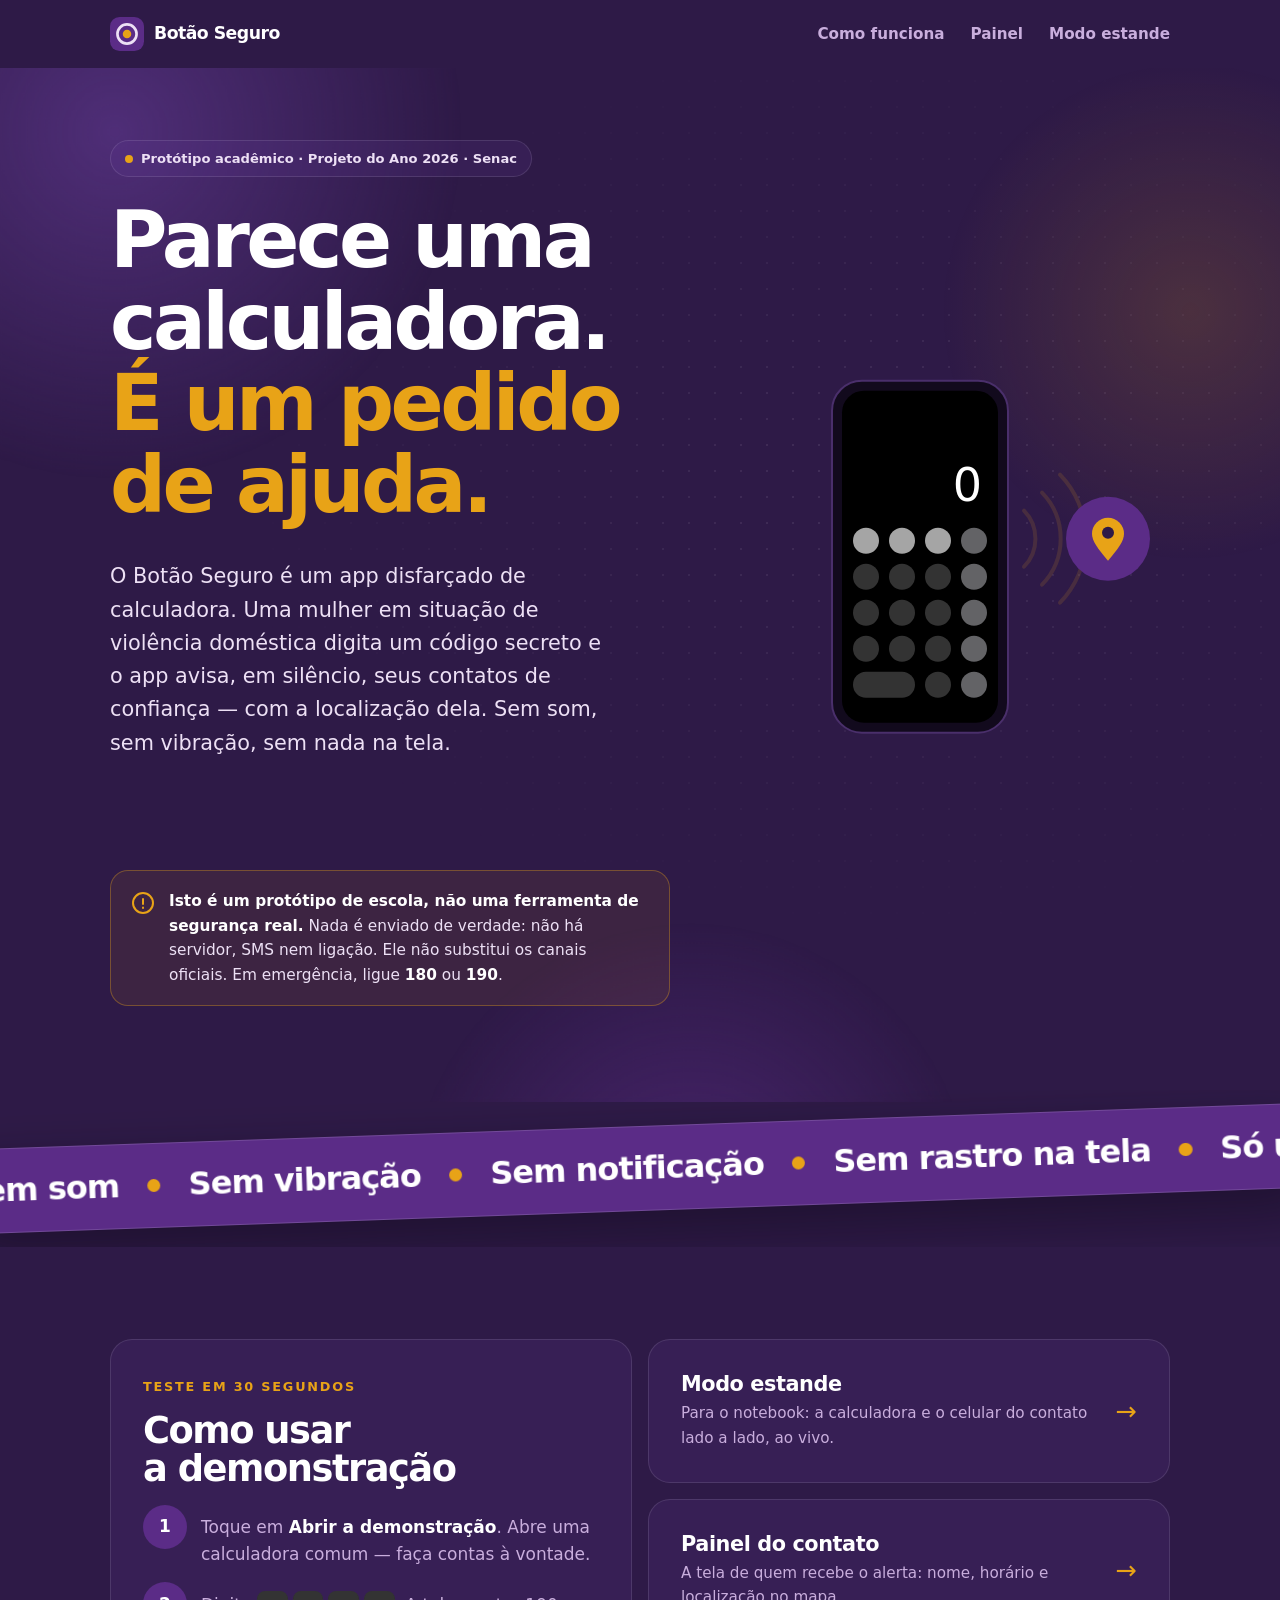
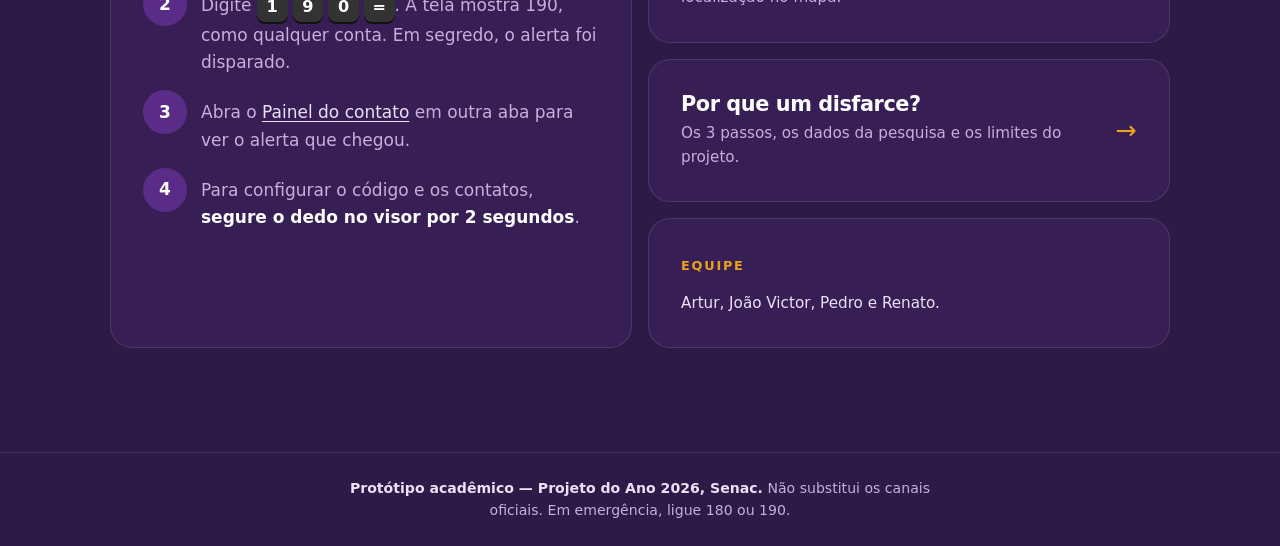
<file: index.html>
<!doctype html>
<html lang="pt-BR">
<head>
  <meta charset="utf-8">
  <meta name="viewport" content="width=device-width, initial-scale=1, viewport-fit=cover">
  <title>Botão Seguro — Projeto do Ano 2026, Senac</title>
  <meta name="description" content="Protótipo acadêmico de um aplicativo disfarçado de calculadora que envia um alerta silencioso a contatos de confiança.">
  <meta name="theme-color" content="#2E1A47">
  <link rel="icon" href="icones/marca.svg" type="image/svg+xml">
  <link rel="stylesheet" href="css/site.css">
  <link rel="stylesheet" href="css/efeitos.css">
  <!-- Liga as animações só quando há JavaScript (sem ele, tudo aparece normal). -->
  <script>document.documentElement.classList.add('js');</script>
</head>
<body>
  <div class="topo-barra">
    <header class="topo">
      <a class="marca" href="index.html" aria-label="Botão Seguro, início">
        <svg viewBox="0 0 32 32" aria-hidden="true"><rect width="32" height="32" rx="9" fill="#5B2C87"/><circle cx="16" cy="16" r="9" fill="none" stroke="#EDE0F5" stroke-width="2.5"/><circle cx="16" cy="16" r="4" fill="#E8A317"/></svg>
        Botão Seguro
      </a>
      <nav class="nav" aria-label="Principal">
        <a href="como-funciona.html">Como funciona</a>
        <a href="painel.html">Painel</a>
        <a href="estande.html">Modo estande</a>
      </nav>
    </header>
  </div>

  <main>
    <!-- 1. Apresentação -->
    <section class="hero">
      <div class="orbes" aria-hidden="true"><span></span><span></span><span></span></div>

      <div class="container hero-grade">
        <div>
          <span class="selo" data-revelar="subir">Protótipo acadêmico · Projeto do Ano 2026 · Senac</span>
          <h1 data-palavras>Parece uma calculadora. <span class="destaque">É um pedido de ajuda.</span></h1>
          <p class="lead" data-revelar="subir" style="--atraso:550ms">
            O Botão Seguro é um app disfarçado de calculadora. Uma mulher em situação de
            violência doméstica digita um código secreto e o app avisa, em silêncio,
            seus contatos de confiança — com a localização dela. Sem som, sem vibração,
            sem nada na tela.
          </p>
          <div class="botoes" data-revelar="subir" style="--atraso:700ms">
            <a class="botao botao-ouro brilho-auto" href="calculadora.html">Abrir a demonstração</a>
            <a class="botao botao-contorno" href="como-funciona.html">Como funciona</a>
          </div>

          <div class="aviso" role="note" data-revelar="subir" style="--atraso:850ms">
            <svg viewBox="0 0 24 24" fill="none" stroke="currentColor" stroke-width="2" stroke-linecap="round" aria-hidden="true"><circle cx="12" cy="12" r="10"/><path d="M12 8v5M12 16.5v.5"/></svg>
            <p>
              <strong>Isto é um protótipo de escola, não uma ferramenta de segurança real.</strong>
              Nada é enviado de verdade: não há servidor, SMS nem ligação. Ele não substitui
              os canais oficiais. Em emergência, ligue <strong>180</strong> ou <strong>190</strong>.
            </p>
          </div>
        </div>

        <!-- Ilustração animada: digita 1 9 0 = e o alerta "sai" (animada por js/efeitos.js) -->
        <div class="ilustracao-moldura" data-revelar="escala" style="--atraso:300ms">
          <div data-parallax="0.1">
            <svg class="ilustracao" data-hero-demo viewBox="0 0 360 400" role="img" aria-label="Ilustração: um celular com a calculadora digita 1 9 0 igual e envia um sinal silencioso até um alfinete de localização">
              <rect x="30" y="20" width="176" height="352" rx="30" fill="#120A1D" stroke="#4A2F6B" stroke-width="2"/>
              <rect x="40" y="30" width="156" height="332" rx="22" fill="#000"/>
              <text data-hero-visor x="180" y="140" fill="#fff" font-size="46" font-weight="300" text-anchor="end" font-family="system-ui, sans-serif">190</text>
              <g fill="#a5a5a5"><circle cx="64" cy="180" r="13"/><circle cx="100" cy="180" r="13"/><circle cx="136" cy="180" r="13"/></g>
              <g fill="#333">
                <circle cx="64" cy="216" r="13"/><circle cx="100" cy="216" r="13"/><circle class="k" data-hk="9" cx="136" cy="216" r="13"/>
                <circle cx="64" cy="252" r="13"/><circle cx="100" cy="252" r="13"/><circle cx="136" cy="252" r="13"/>
                <circle class="k" data-hk="1" cx="64" cy="288" r="13"/><circle cx="100" cy="288" r="13"/><circle cx="136" cy="288" r="13"/>
                <rect class="k" data-hk="0" x="51" y="311" width="62" height="26" rx="13"/><circle cx="136" cy="324" r="13"/>
              </g>
              <g fill="#636366"><circle cx="172" cy="180" r="13"/><circle cx="172" cy="216" r="13"/><circle cx="172" cy="252" r="13"/><circle cx="172" cy="288" r="13"/><circle class="k" data-hk="=" cx="172" cy="324" r="13"/></g>
              <g class="hero-ondas" fill="none" stroke="#E8A317" stroke-linecap="round" stroke-width="4">
                <path class="onda-1" d="M222 150a40 40 0 0 1 0 56"/>
                <path class="onda-2" d="M240 132a66 66 0 0 1 0 92"/>
                <path class="onda-3" d="M258 114a92 92 0 0 1 0 128"/>
              </g>
              <circle class="hero-halo" cx="306" cy="178" r="42" fill="none" stroke="#E8A317" stroke-width="2"/>
              <g class="hero-pin">
                <circle cx="306" cy="178" r="42" fill="#5B2C87"/>
                <path d="M306 200c-10-12-16-19.5-16-27a16 16 0 0 1 32 0c0 7.5-6 15-16 27z" fill="#E8A317"/>
                <circle cx="306" cy="172" r="6" fill="#2E1A47"/>
              </g>
              <g class="hero-chip">
                <rect x="238" y="234" width="118" height="30" rx="15" fill="#E8A317"/>
                <text x="297" y="254" fill="#2E1A47" font-size="12.5" font-weight="800" text-anchor="middle" font-family="system-ui, sans-serif">Alerta enviado</text>
              </g>
            </svg>
          </div>
        </div>
      </div>
    </section>

    <!-- Faixa rolando -->
    <div class="faixa-moldura" role="img" aria-label="Sem som, sem vibração, sem notificação, sem rastro na tela.">
      <div class="faixa">
        <div class="faixa-trilho" aria-hidden="true">
          <span>Sem som</span><span>Sem vibração</span><span>Sem notificação</span><span>Sem rastro na tela</span><span>Só uma calculadora</span>
          <span>Sem som</span><span>Sem vibração</span><span>Sem notificação</span><span>Sem rastro na tela</span><span>Só uma calculadora</span>
        </div>
      </div>
    </div>

    <!-- 2. Como testar -->
    <section class="secao">
      <div class="container grade grade-2">
        <div class="cartao" data-revelar="esquerda">
          <span class="olho">Teste em 30 segundos</span>
          <h2 style="font-size:clamp(1.7rem,6vw,2.3rem)">Como usar a demonstração</h2>
          <ol class="teste-passos" data-revelar-grupo="subir">
            <li><p>Toque em <strong>Abrir a demonstração</strong>. Abre uma calculadora comum — faça contas à vontade.</p></li>
            <li><p>Digite <span class="teclas teclas-vivas"><kbd>1</kbd><kbd>9</kbd><kbd>0</kbd><kbd>=</kbd></span>. A tela mostra 190, como qualquer conta. Em segredo, o alerta foi disparado.</p></li>
            <li><p>Abra o <a href="painel.html">Painel do contato</a> em outra aba para ver o alerta que chegou.</p></li>
            <li><p>Para configurar o código e os contatos, <strong>segure o dedo no visor por 2 segundos</strong>.</p></li>
          </ol>
        </div>

        <div class="grade atalhos" data-revelar-grupo="direita">
          <a class="cartao" href="estande.html">
            <div>
              <h3>Modo estande</h3>
              <p>Para o notebook: a calculadora e o celular do contato lado a lado, ao vivo.</p>
            </div>
            <span class="seta" aria-hidden="true">→</span>
          </a>
          <a class="cartao" href="painel.html">
            <div>
              <h3>Painel do contato</h3>
              <p>A tela de quem recebe o alerta: nome, horário e localização no mapa.</p>
            </div>
            <span class="seta" aria-hidden="true">→</span>
          </a>
          <a class="cartao" href="como-funciona.html">
            <div>
              <h3>Por que um disfarce?</h3>
              <p>Os 3 passos, os dados da pesquisa e os limites do projeto.</p>
            </div>
            <span class="seta" aria-hidden="true">→</span>
          </a>
          <div class="cartao equipe">
            <span class="olho">Equipe</span>
            <p style="margin:0">Artur, João Victor, Pedro e Renato.</p>
          </div>
        </div>
      </div>
    </section>
  </main>

  <footer class="rodape">
    <p><strong>Protótipo acadêmico — Projeto do Ano 2026, Senac.</strong> Não substitui os canais oficiais. Em emergência, ligue 180 ou 190.</p>
  </footer>

  <script src="js/estado.js"></script>
  <script src="js/efeitos.js"></script>
</body>
</html>
</file>
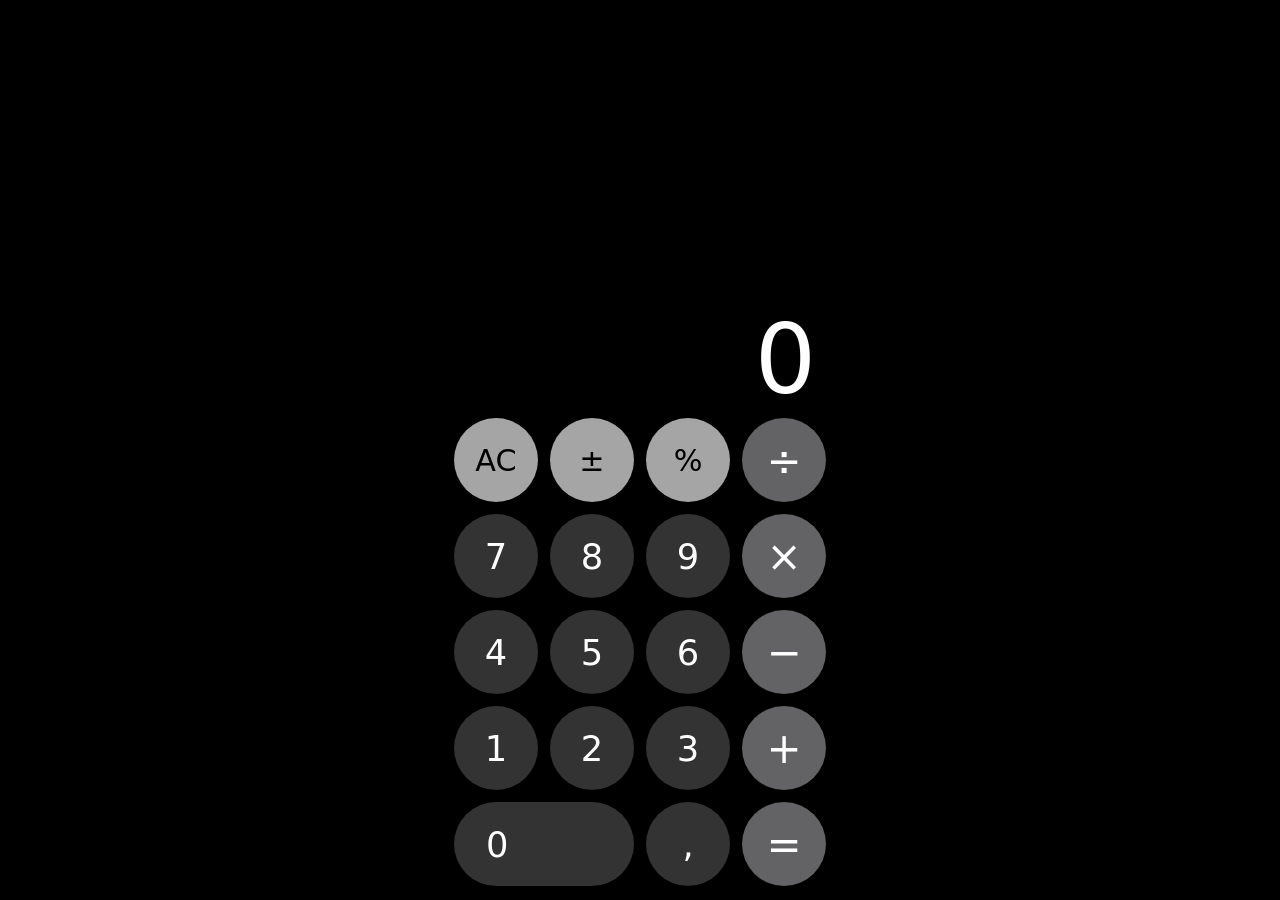
<file: calculadora.html>
<!doctype html>
<html lang="pt-BR">
<head>
  <meta charset="utf-8">
  <meta name="viewport" content="width=device-width, initial-scale=1, viewport-fit=cover">
  <title>Calculadora</title>
  <meta name="description" content="Calculadora simples.">
  <meta name="theme-color" content="#000000">
  <meta name="mobile-web-app-capable" content="yes">
  <meta name="apple-mobile-web-app-capable" content="yes">
  <meta name="apple-mobile-web-app-status-bar-style" content="black">
  <meta name="apple-mobile-web-app-title" content="Calculadora">
  <link rel="manifest" href="calculadora.webmanifest">
  <link rel="icon" href="icones/calculadora.svg" type="image/svg+xml">
  <link rel="apple-touch-icon" href="icones/calculadora-180.png">
  <link rel="stylesheet" href="css/calculadora.css">
</head>
<body>
  <!-- Visual propositalmente genérico: nada aqui pode lembrar outra coisa além de uma calculadora. -->
  <main class="calc">
    <div class="visor" id="visor">
      <span id="visor-texto" aria-live="polite">0</span>
    </div>

    <div class="teclado" id="teclado">
      <button class="t t-funcao" data-tecla="C" id="tecla-limpar" aria-label="Apagar tudo">AC</button>
      <button class="t t-funcao" data-tecla="±" aria-label="Trocar sinal">±</button>
      <button class="t t-funcao" data-tecla="%" aria-label="Porcentagem">%</button>
      <button class="t t-op" data-tecla="/" aria-label="Dividir">÷</button>

      <button class="t" data-tecla="7">7</button>
      <button class="t" data-tecla="8">8</button>
      <button class="t" data-tecla="9">9</button>
      <button class="t t-op" data-tecla="*" aria-label="Multiplicar">×</button>

      <button class="t" data-tecla="4">4</button>
      <button class="t" data-tecla="5">5</button>
      <button class="t" data-tecla="6">6</button>
      <button class="t t-op" data-tecla="-" aria-label="Subtrair">−</button>

      <button class="t" data-tecla="1">1</button>
      <button class="t" data-tecla="2">2</button>
      <button class="t" data-tecla="3">3</button>
      <button class="t t-op" data-tecla="+" aria-label="Somar">+</button>

      <button class="t t-zero" data-tecla="0">0</button>
      <button class="t" data-tecla="," aria-label="Vírgula">,</button>
      <button class="t t-op" data-tecla="=" aria-label="Igual">=</button>
    </div>
  </main>

  <script src="js/estado.js"></script>
  <script src="js/calculadora-motor.js"></script>
  <script src="js/calculadora.js"></script>
</body>
</html>
</file>
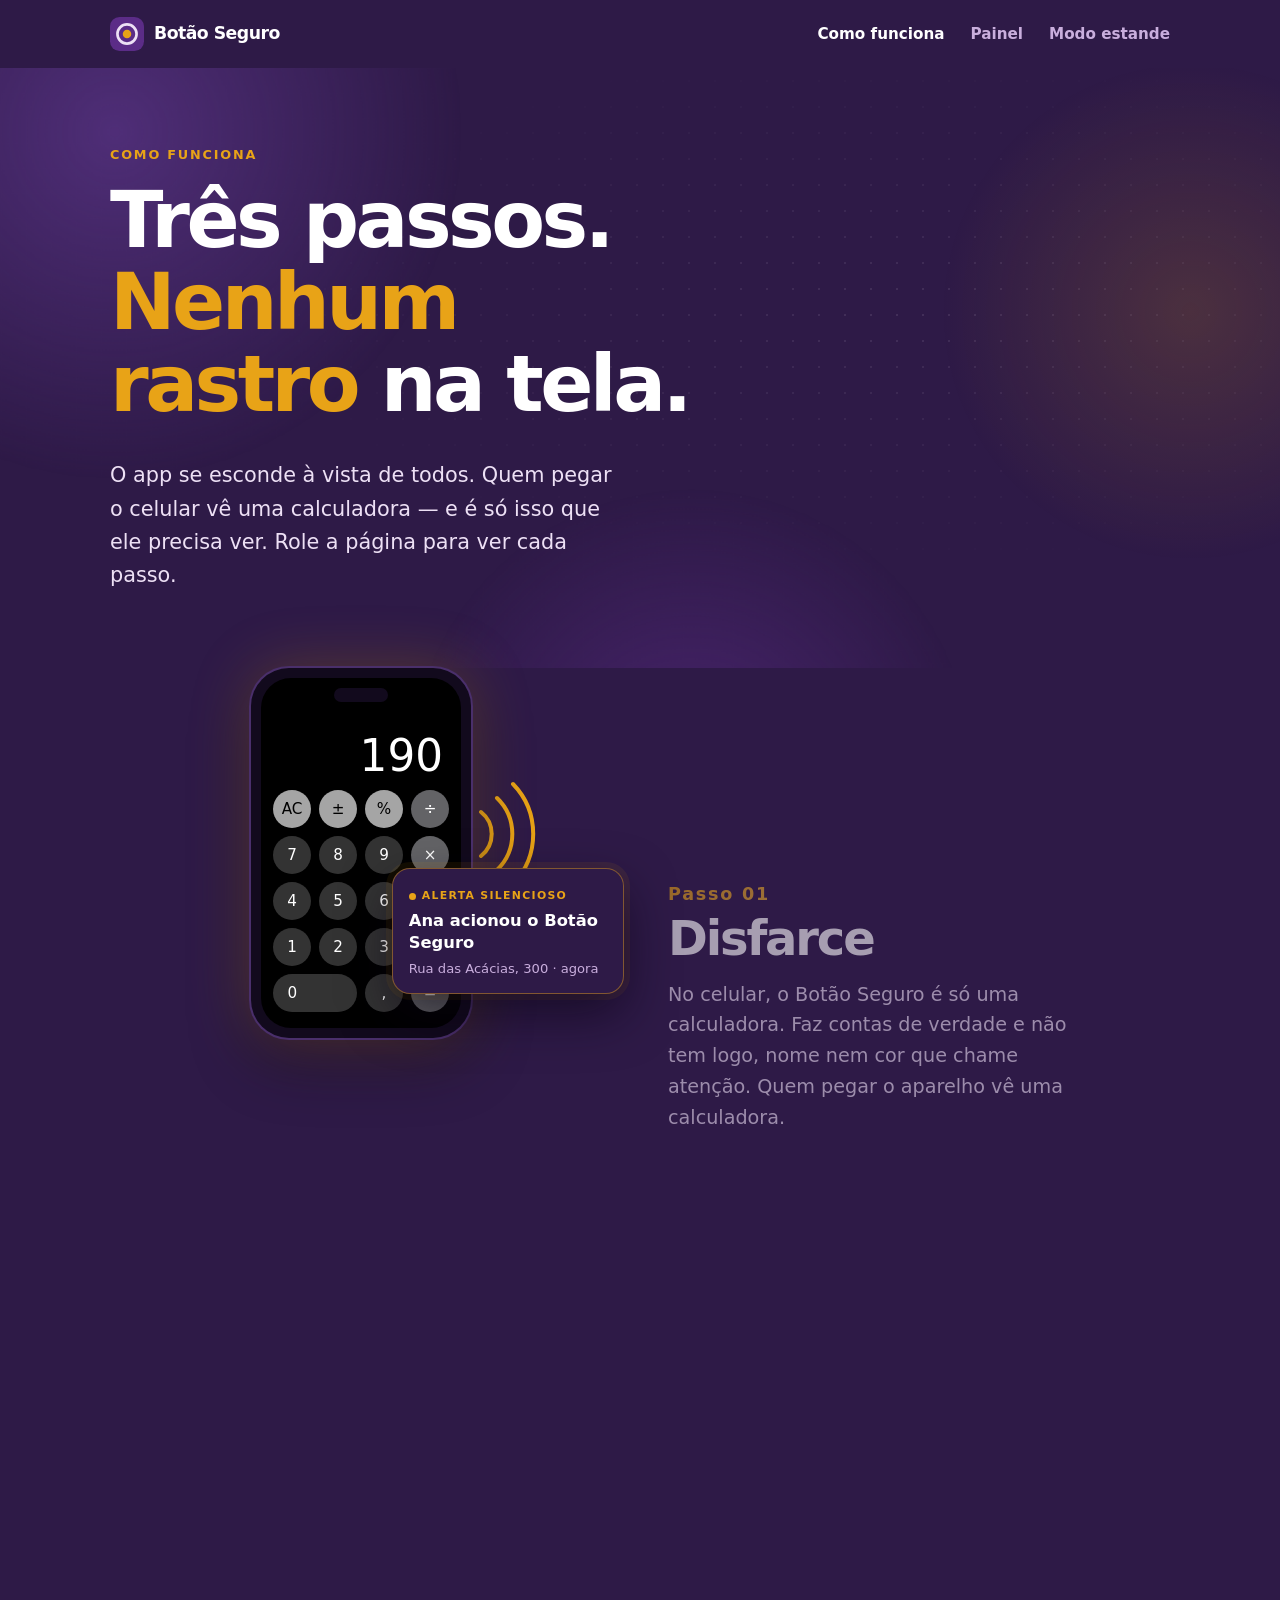
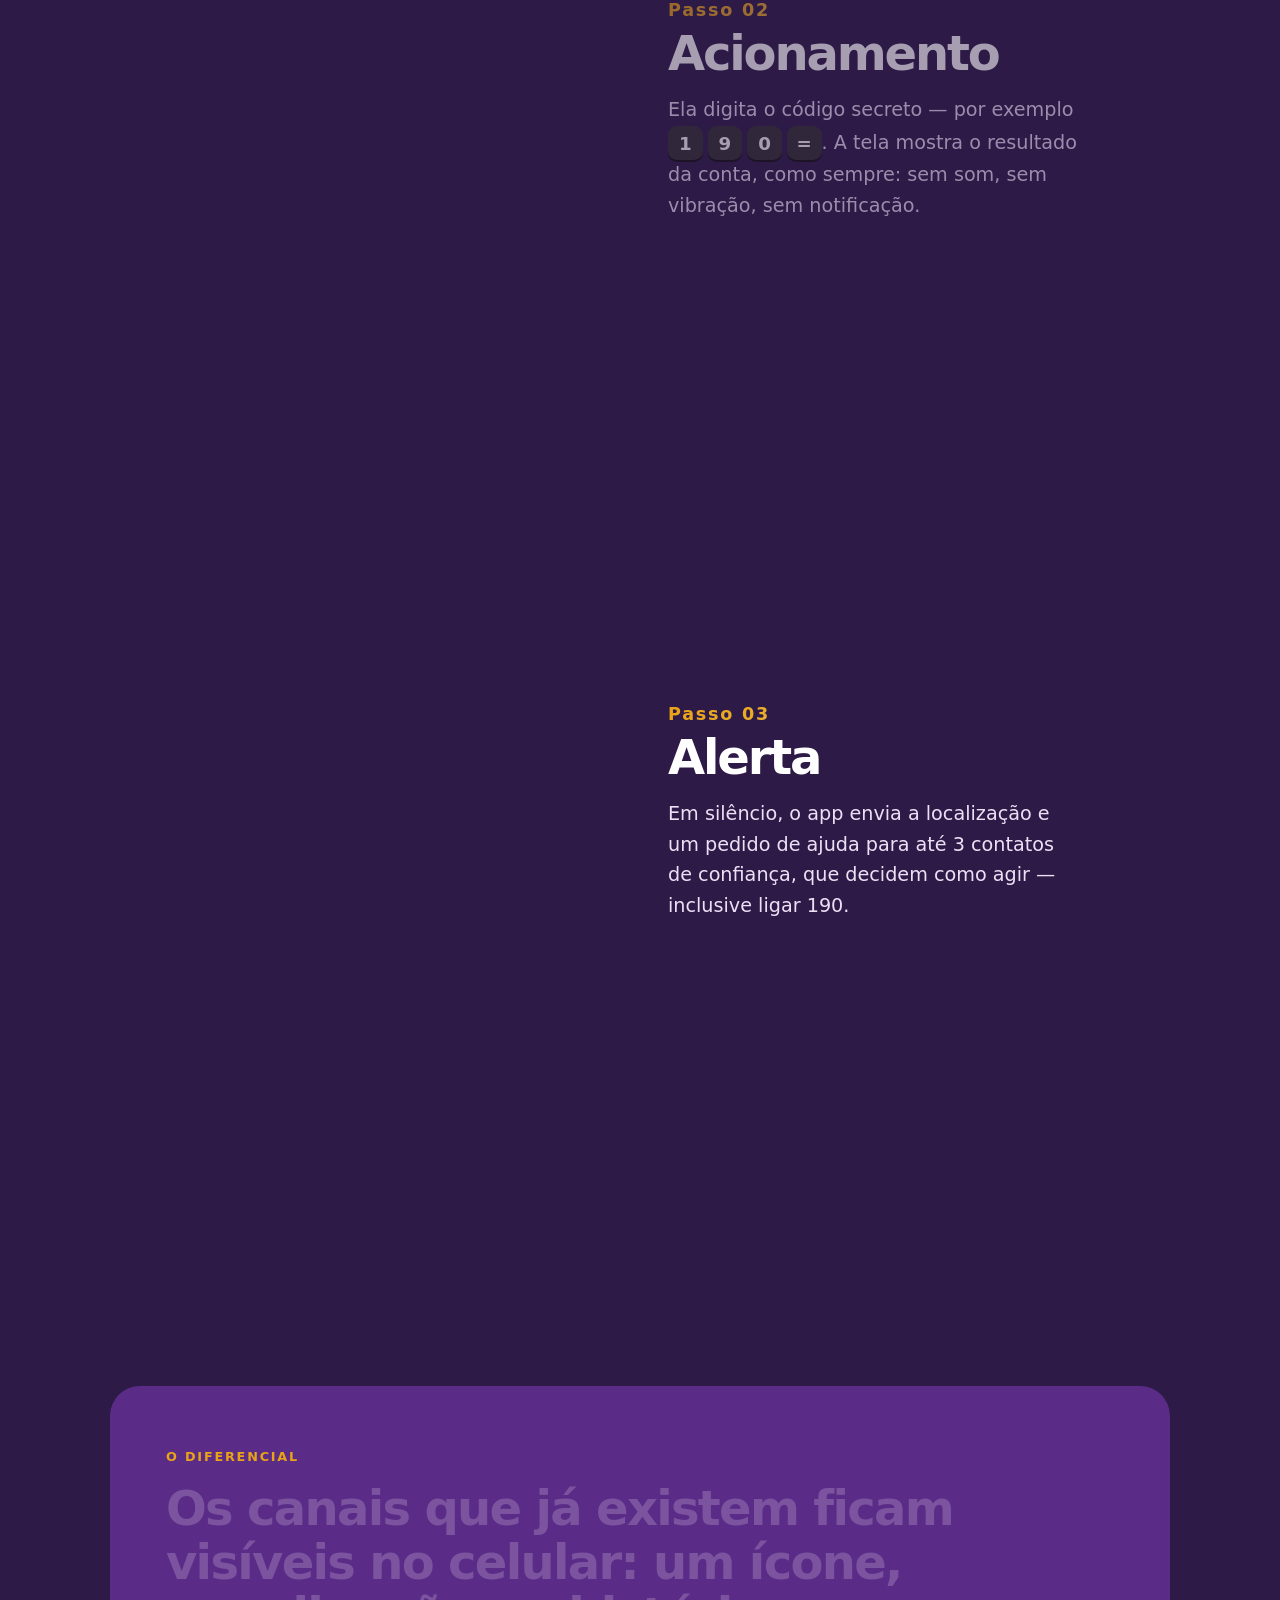
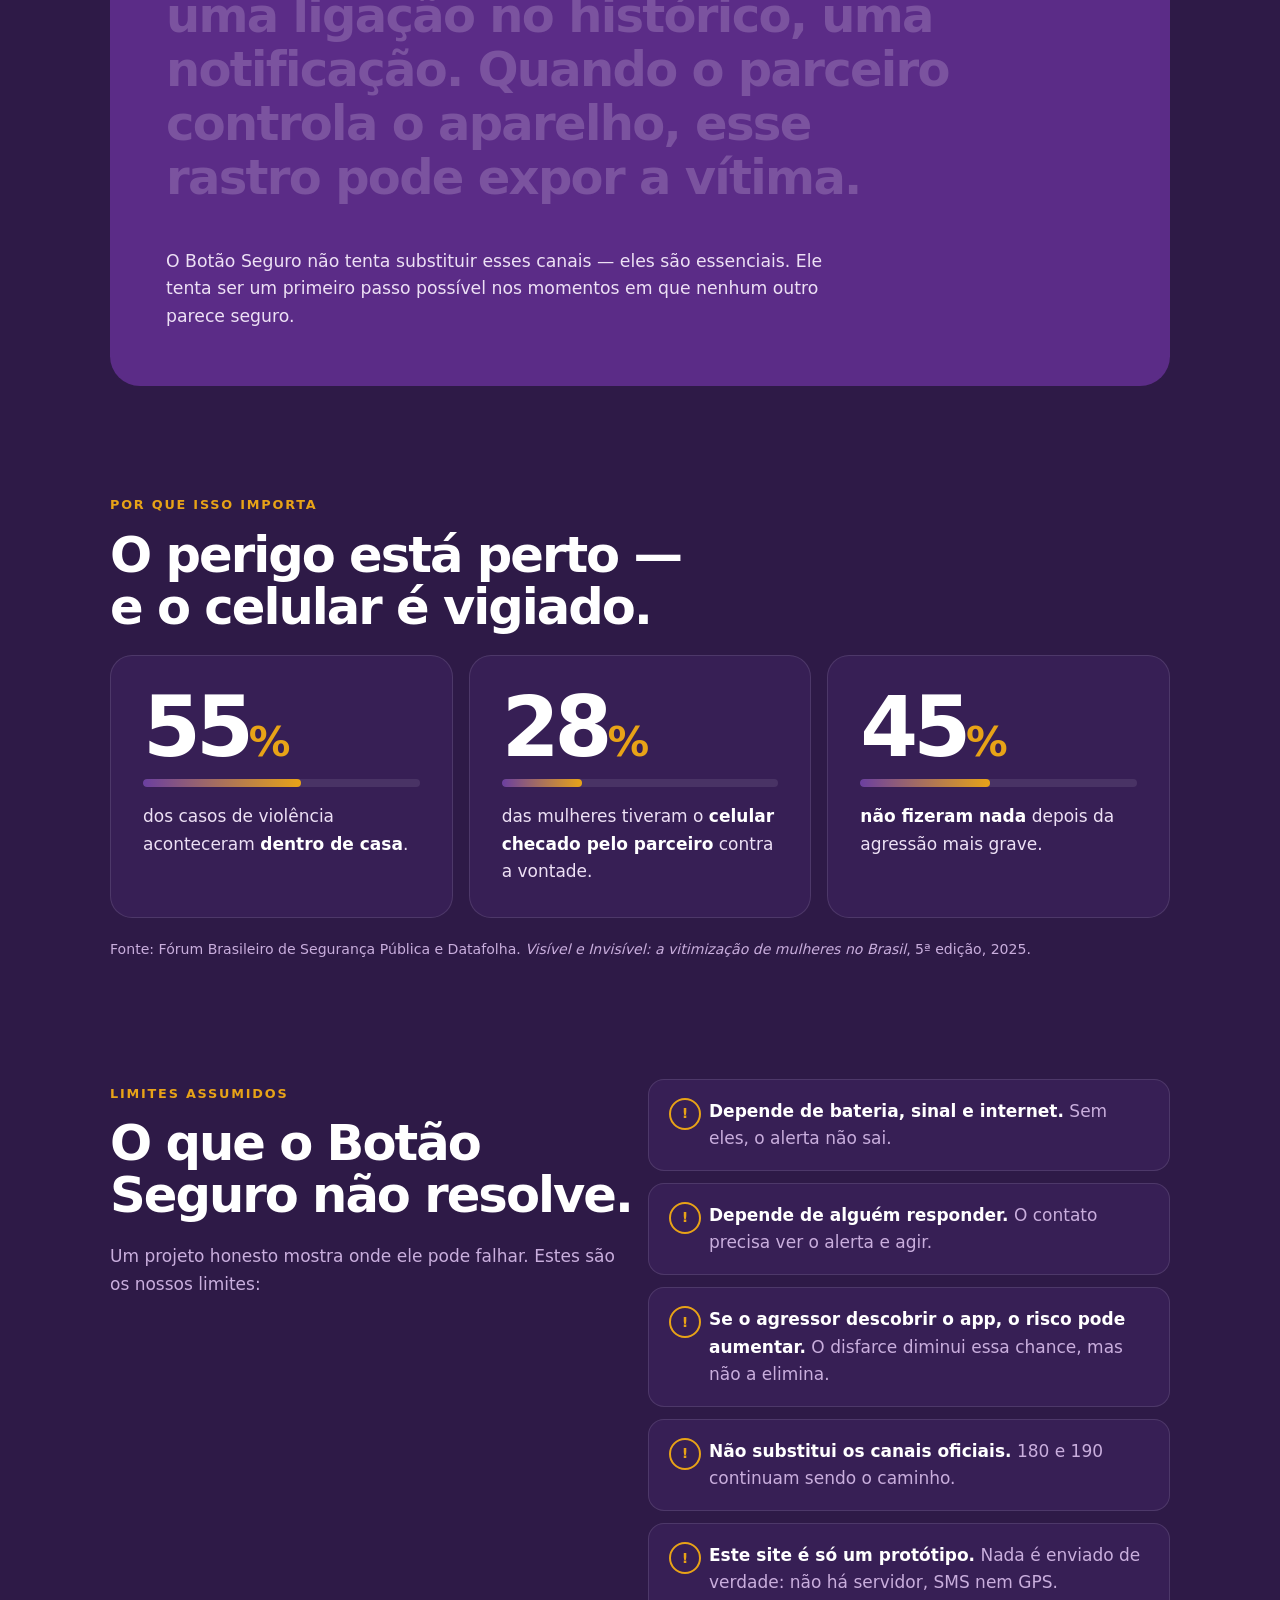
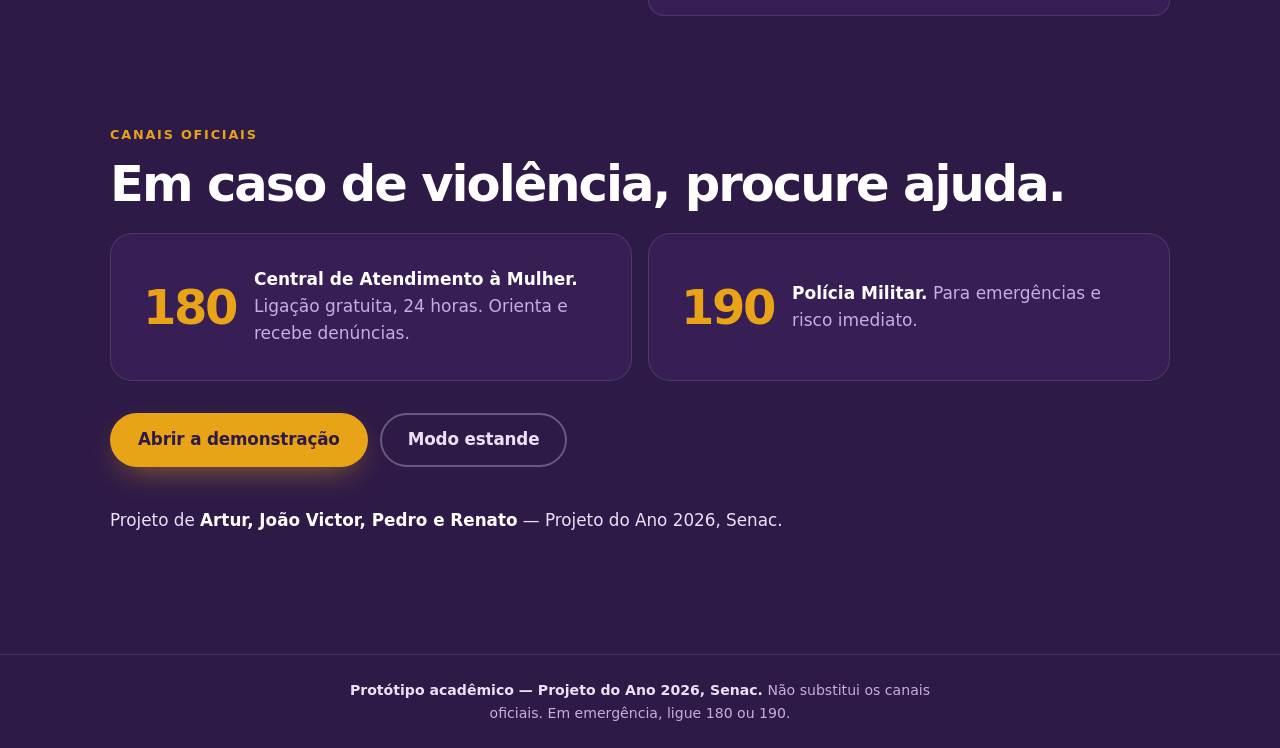
<file: como-funciona.html>
<!doctype html>
<html lang="pt-BR">
<head>
  <meta charset="utf-8">
  <meta name="viewport" content="width=device-width, initial-scale=1, viewport-fit=cover">
  <title>Como funciona — Botão Seguro</title>
  <meta name="description" content="Os 3 passos do Botão Seguro, o diferencial, os dados da pesquisa Visível e Invisível e os limites do projeto.">
  <meta name="theme-color" content="#2E1A47">
  <link rel="icon" href="icones/marca.svg" type="image/svg+xml">
  <link rel="stylesheet" href="css/site.css">
  <link rel="stylesheet" href="css/efeitos.css">
  <script>document.documentElement.classList.add('js');</script>
</head>
<body>
  <div class="topo-barra">
    <header class="topo">
      <a class="marca" href="index.html" aria-label="Botão Seguro, início">
        <svg viewBox="0 0 32 32" aria-hidden="true"><rect width="32" height="32" rx="9" fill="#5B2C87"/><circle cx="16" cy="16" r="9" fill="none" stroke="#EDE0F5" stroke-width="2.5"/><circle cx="16" cy="16" r="4" fill="#E8A317"/></svg>
        Botão Seguro
      </a>
      <nav class="nav" aria-label="Principal">
        <a href="como-funciona.html" aria-current="page">Como funciona</a>
        <a href="painel.html">Painel</a>
        <a href="estande.html">Modo estande</a>
      </nav>
    </header>
  </div>

  <main>
    <!-- Abertura -->
    <section class="hero" style="padding-bottom:clamp(24px,5vw,48px)">
      <div class="orbes" aria-hidden="true"><span></span><span></span><span></span></div>
      <div class="container">
        <span class="olho" data-revelar="subir">Como funciona</span>
        <h1 data-palavras style="max-width:14ch">Três passos. <span class="destaque">Nenhum rastro</span> na tela.</h1>
        <p class="lead" data-revelar="subir" style="--atraso:500ms">O app se esconde à vista de todos. Quem pegar o celular vê uma calculadora — e é só isso que ele precisa ver. Role a página para ver cada passo.</p>
      </div>
    </section>

    <!-- 1. Os 3 passos: celular fixo que muda conforme a rolagem -->
    <section class="secao" style="padding-top:0" aria-label="Os 3 passos">
      <div class="container historia" data-historia>
        <div class="historia-palco" aria-hidden="true">
          <div class="palco-interno">
            <div class="mock">
              <div class="mock-tela">
                <div class="mock-visor" data-mock-visor>1.250</div>
                <div class="mock-teclas">
                  <span class="f">AC</span><span class="f">±</span><span class="f">%</span><span class="o">÷</span>
                  <span>7</span><span>8</span><span data-k="9">9</span><span class="o">×</span>
                  <span>4</span><span>5</span><span>6</span><span class="o">−</span>
                  <span data-k="1">1</span><span>2</span><span>3</span><span class="o">+</span>
                  <span class="z" data-k="0">0</span><span>,</span><span class="o" data-k="=">=</span>
                </div>
              </div>
            </div>

            <div class="mock-chips chips-1">
              <span class="chip">Sem logo</span>
              <span class="chip">Sem nome do app</span>
              <span class="chip">Contas de verdade</span>
            </div>
            <div class="mock-chips chips-2">
              <span class="chip">Sem som</span>
              <span class="chip">Sem vibração</span>
              <span class="chip">Sem notificação</span>
            </div>

            <svg class="mock-ondas" viewBox="0 0 64 110" fill="none" stroke="#E8A317" stroke-width="4" stroke-linecap="round">
              <path d="M6 33a28 28 0 0 1 0 44"/>
              <path d="M22 19a50 50 0 0 1 0 72"/>
              <path d="M38 5a72 72 0 0 1 0 100"/>
            </svg>

            <div class="mock-notif">
              <small>Alerta silencioso</small>
              <strong>Ana acionou o Botão Seguro</strong>
              <span>Rua das Acácias, 300 · agora</span>
            </div>
          </div>
        </div>

        <div class="historia-passos">
          <article class="historia-passo" data-passo="1">
            <span class="passo-num">Passo 01</span>
            <h2>Disfarce</h2>
            <p>No celular, o Botão Seguro é só uma calculadora. Faz contas de verdade e não tem logo, nome nem cor que chame atenção. Quem pegar o aparelho vê uma calculadora.</p>
          </article>
          <article class="historia-passo" data-passo="2">
            <span class="passo-num">Passo 02</span>
            <h2>Acionamento</h2>
            <p>Ela digita o código secreto — por exemplo <span class="teclas"><kbd>1</kbd><kbd>9</kbd><kbd>0</kbd><kbd>=</kbd></span>. A tela mostra o resultado da conta, como sempre: sem som, sem vibração, sem notificação.</p>
          </article>
          <article class="historia-passo" data-passo="3">
            <span class="passo-num">Passo 03</span>
            <h2>Alerta</h2>
            <p>Em silêncio, o app envia a localização e um pedido de ajuda para até 3 contatos de confiança, que decidem como agir — inclusive ligar 190.</p>
          </article>
        </div>
      </div>
    </section>

    <!-- 2. Diferencial: frase que acende com a rolagem -->
    <section class="secao" style="padding-top:0">
      <div class="container">
        <div class="diferencial" data-revelar="escala">
          <span class="olho">O diferencial</span>
          <p class="frase-rolagem" data-preencher>
            Os canais que já existem ficam visíveis no celular: um ícone, uma ligação no histórico,
            uma notificação. Quando o parceiro controla o aparelho, esse rastro pode
            <span class="ouro">expor a vítima.</span>
          </p>
          <p style="margin-bottom:0">
            O Botão Seguro não tenta substituir esses canais — eles são essenciais. Ele tenta ser
            um primeiro passo possível nos momentos em que nenhum outro parece seguro.
          </p>
        </div>
      </div>
    </section>

    <!-- 3. Dados -->
    <section class="secao" style="padding-top:0">
      <div class="container">
        <span class="olho" data-revelar="subir">Por que isso importa</span>
        <h2 data-palavras style="max-width:18ch">O perigo está perto — e o celular é vigiado.</h2>
        <div class="dados" data-revelar-grupo="subir">
          <div class="cartao dado">
            <span class="dado-num"><span data-contar="57">57</span><small>%</small></span>
            <div class="dado-barra" style="--valor:57"><span></span></div>
            <p>dos casos de violência aconteceram <strong>dentro de casa</strong>.</p>
          </div>
          <div class="cartao dado">
            <span class="dado-num"><span data-contar="29">29</span><small>%</small></span>
            <div class="dado-barra" style="--valor:29"><span></span></div>
            <p>das mulheres tiveram o <strong>celular checado pelo parceiro</strong> contra a vontade.</p>
          </div>
          <div class="cartao dado">
            <span class="dado-num"><span data-contar="47">47</span><small>%</small></span>
            <div class="dado-barra" style="--valor:47"><span></span></div>
            <p><strong>não fizeram nada</strong> depois da agressão mais grave.</p>
          </div>
        </div>
        <p class="fonte" data-revelar="subir">
          Fonte: Fórum Brasileiro de Segurança Pública e Datafolha.
          <cite>Visível e Invisível: a vitimização de mulheres no Brasil</cite>, 5ª edição, 2025.
        </p>
      </div>
    </section>

    <!-- 4. Limites -->
    <section class="secao" style="padding-top:0">
      <div class="container grade grade-2" style="align-items:start">
        <div data-revelar="esquerda">
          <span class="olho">Limites assumidos</span>
          <h2>O que o Botão Seguro não resolve.</h2>
          <p>Um projeto honesto mostra onde ele pode falhar. Estes são os nossos limites:</p>
        </div>
        <ul class="limites" data-revelar-grupo="direita">
          <li><span><strong>Depende de bateria, sinal e internet.</strong> Sem eles, o alerta não sai.</span></li>
          <li><span><strong>Depende de alguém responder.</strong> O contato precisa ver o alerta e agir.</span></li>
          <li><span><strong>Se o agressor descobrir o app, o risco pode aumentar.</strong> O disfarce diminui essa chance, mas não a elimina.</span></li>
          <li><span><strong>Não substitui os canais oficiais.</strong> 180 e 190 continuam sendo o caminho.</span></li>
          <li><span><strong>Este site é só um protótipo.</strong> Nada é enviado de verdade: não há servidor, SMS nem GPS.</span></li>
        </ul>
      </div>
    </section>

    <!-- 5. Canais oficiais -->
    <section class="secao" style="padding-top:0">
      <div class="container">
        <span class="olho" data-revelar="subir">Canais oficiais</span>
        <h2 data-palavras>Em caso de violência, procure ajuda.</h2>
        <div class="grade grade-2" data-revelar-grupo="escala">
          <div class="cartao canal">
            <span class="canal-num">180</span>
            <p><strong>Central de Atendimento à Mulher.</strong> Ligação gratuita, 24 horas. Orienta e recebe denúncias.</p>
          </div>
          <div class="cartao canal">
            <span class="canal-num">190</span>
            <p><strong>Polícia Militar.</strong> Para emergências e risco imediato.</p>
          </div>
        </div>
        <div class="botoes" style="margin-top:32px" data-revelar="subir">
          <a class="botao botao-ouro brilho-auto" href="calculadora.html">Abrir a demonstração</a>
          <a class="botao botao-contorno" href="estande.html">Modo estande</a>
        </div>
        <p class="equipe" style="margin-top:40px" data-revelar="subir">Projeto de <strong>Artur, João Victor, Pedro e Renato</strong> — Projeto do Ano 2026, Senac.</p>
      </div>
    </section>
  </main>

  <footer class="rodape">
    <p><strong>Protótipo acadêmico — Projeto do Ano 2026, Senac.</strong> Não substitui os canais oficiais. Em emergência, ligue 180 ou 190.</p>
  </footer>

  <script src="js/estado.js"></script>
  <script src="js/efeitos.js"></script>
</body>
</html>
</file>
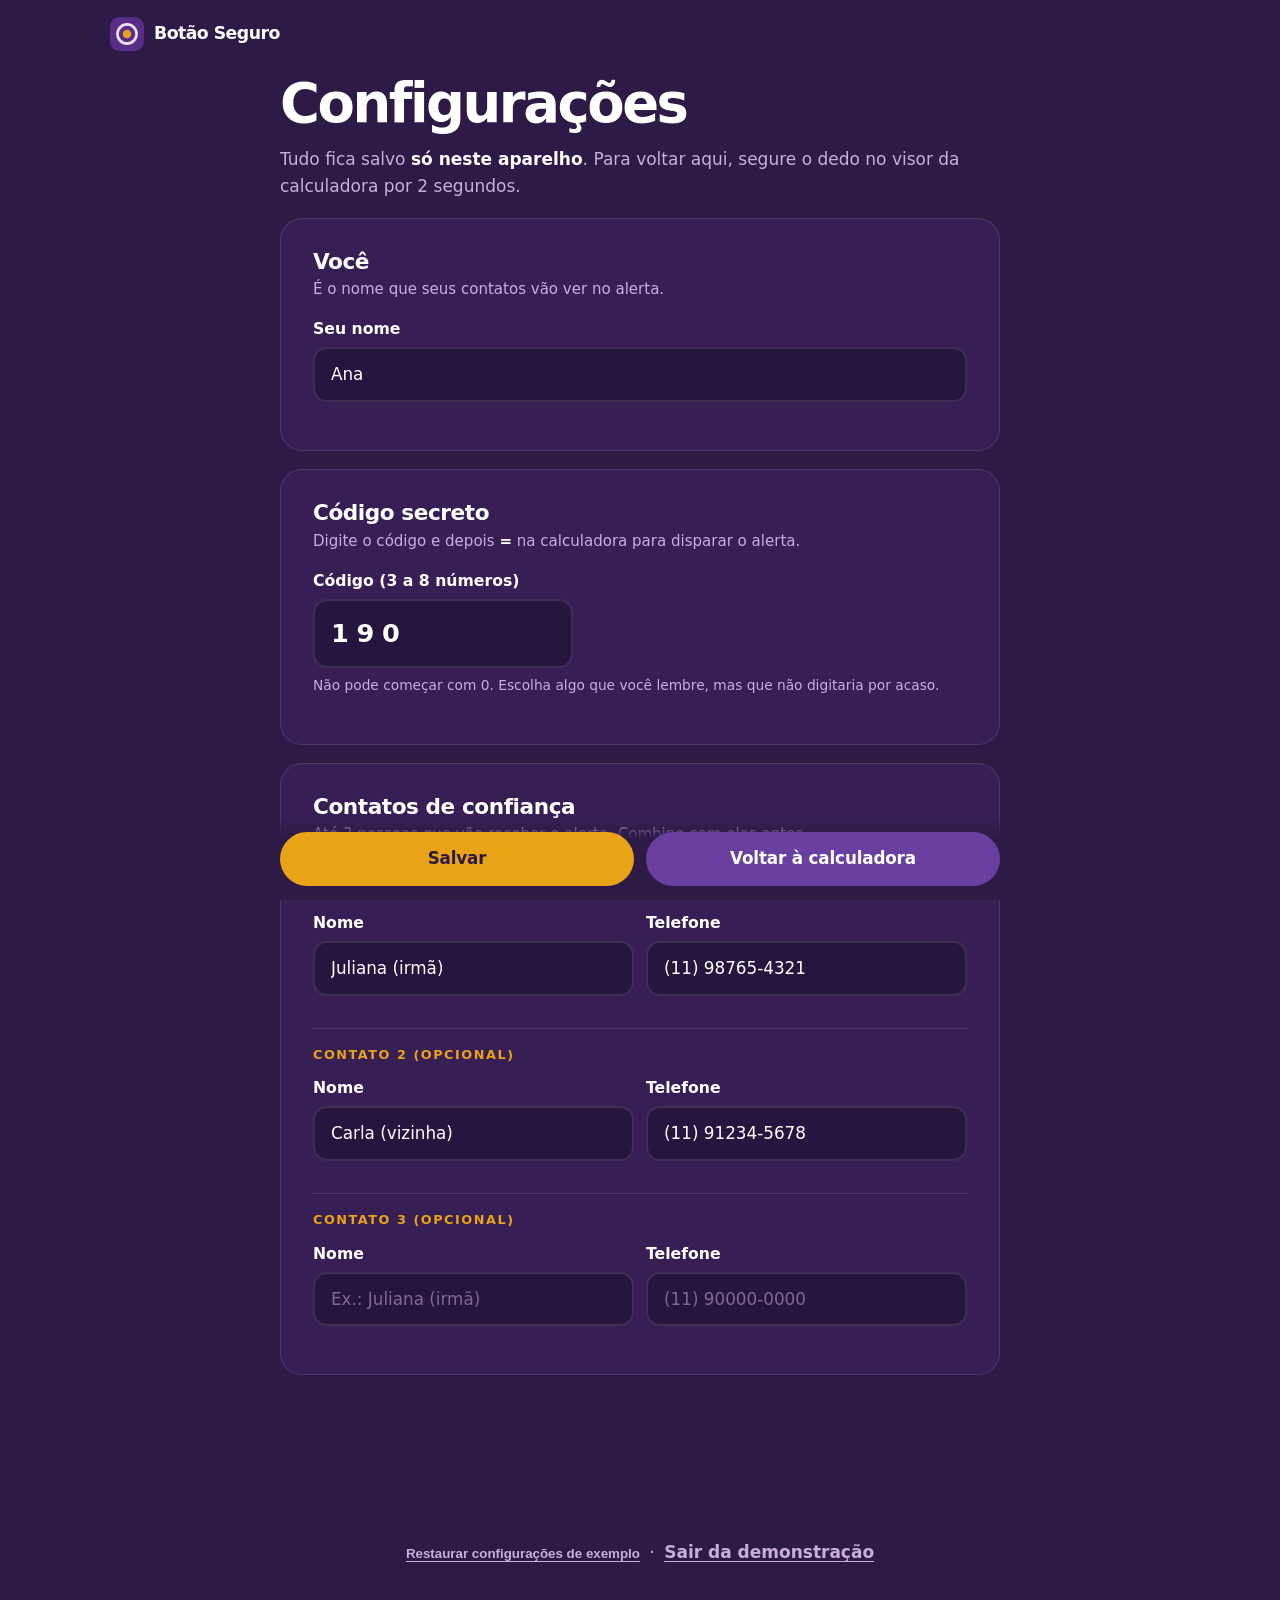
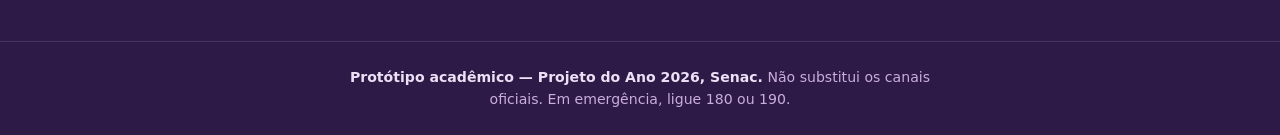
<file: configuracoes.html>
<!doctype html>
<html lang="pt-BR">
<head>
  <meta charset="utf-8">
  <meta name="viewport" content="width=device-width, initial-scale=1, viewport-fit=cover">
  <title>Configurações</title>
  <meta name="description" content="Configurações do protótipo Botão Seguro.">
  <meta name="theme-color" content="#2E1A47">
  <meta name="robots" content="noindex">
  <link rel="icon" href="icones/marca.svg" type="image/svg+xml">
  <link rel="stylesheet" href="css/site.css">
</head>
<body>
  <header class="topo">
    <span class="marca">
      <svg viewBox="0 0 32 32" aria-hidden="true"><rect width="32" height="32" rx="9" fill="#5B2C87"/><circle cx="16" cy="16" r="9" fill="none" stroke="#EDE0F5" stroke-width="2.5"/><circle cx="16" cy="16" r="4" fill="#E8A317"/></svg>
      Botão Seguro
    </span>
  </header>

  <main class="container form-pagina" style="max-width:720px">
    <h1>Configurações</h1>
    <p>Tudo fica salvo <strong>só neste aparelho</strong>. Para voltar aqui, segure o dedo no visor da calculadora por 2 segundos.</p>

    <form id="form" novalidate>
      <!-- Quem é a usuária -->
      <section class="cartao bloco-form">
        <h2>Você</h2>
        <p>É o nome que seus contatos vão ver no alerta.</p>
        <div class="campo">
          <label for="nome">Seu nome</label>
          <input id="nome" name="nome" type="text" autocomplete="given-name" maxlength="40" required>
        </div>
      </section>

      <!-- Código secreto -->
      <section class="cartao bloco-form">
        <h2>Código secreto</h2>
        <p>Digite o código e depois <strong>=</strong> na calculadora para disparar o alerta.</p>
        <div class="campo campo-codigo">
          <label for="codigo">Código (3 a 8 números)</label>
          <input id="codigo" name="codigo" type="text" inputmode="numeric" pattern="[1-9][0-9]{2,7}" maxlength="8" autocomplete="off" required aria-describedby="codigo-ajuda">
          <span class="ajuda" id="codigo-ajuda">Não pode começar com 0. Escolha algo que você lembre, mas que não digitaria por acaso.</span>
        </div>
      </section>

      <!-- Contatos de confiança -->
      <section class="cartao bloco-form">
        <h2>Contatos de confiança</h2>
        <p>Até 3 pessoas que vão receber o alerta. Combine com elas antes.</p>
        <div id="contatos"></div>
      </section>

      <p class="mensagem" id="mensagem" role="status" aria-live="polite"></p>

      <div class="acoes-form">
        <button type="submit" class="botao botao-ouro">Salvar</button>
        <button type="button" class="botao botao-roxo" id="voltar">Voltar à calculadora</button>
      </div>
    </form>

    <p style="text-align:center;margin-top:12px">
      <button type="button" class="botao-texto" id="restaurar">Restaurar configurações de exemplo</button>
      ·
      <a href="index.html" class="botao-texto" style="display:inline-flex;align-items:center">Sair da demonstração</a>
    </p>
  </main>

  <footer class="rodape">
    <p><strong>Protótipo acadêmico — Projeto do Ano 2026, Senac.</strong> Não substitui os canais oficiais. Em emergência, ligue 180 ou 190.</p>
  </footer>

  <script src="js/estado.js"></script>
  <script src="js/configuracoes.js"></script>
</body>
</html>
</file>
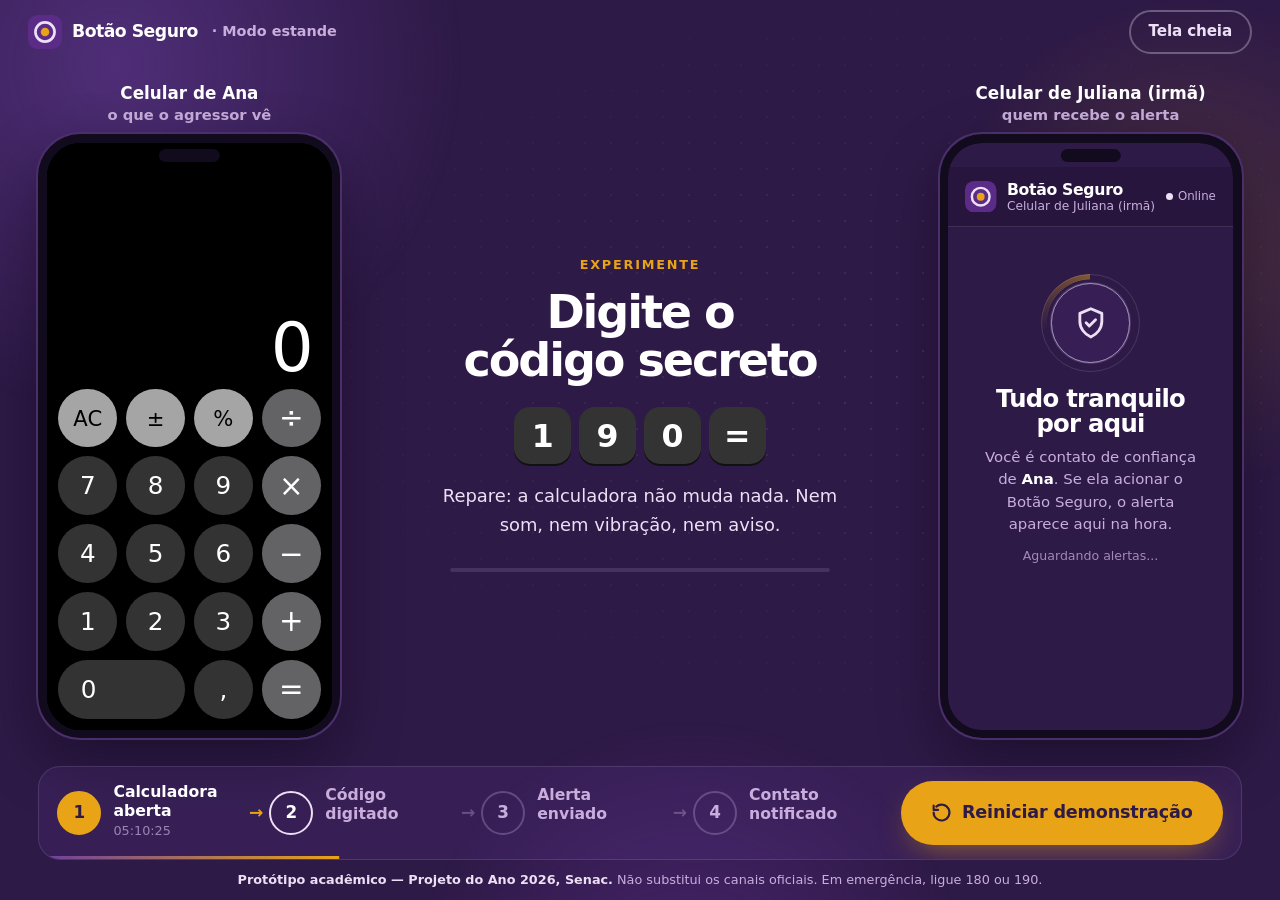
<file: estande.html>
<!doctype html>
<html lang="pt-BR">
<head>
  <meta charset="utf-8">
  <meta name="viewport" content="width=device-width, initial-scale=1, viewport-fit=cover">
  <title>Modo estande — Botão Seguro</title>
  <meta name="description" content="Demonstração ao vivo do Botão Seguro: a calculadora e o celular do contato lado a lado.">
  <meta name="theme-color" content="#2E1A47">
  <link rel="icon" href="icones/marca.svg" type="image/svg+xml">
  <link rel="stylesheet" href="css/site.css">
  <link rel="stylesheet" href="css/efeitos.css">
</head>
<body class="pagina-estande" data-etapa="0">
  <div class="orbes orbes-fixas" aria-hidden="true"><span></span><span></span><span></span></div>

  <header class="estande-topo">
    <a class="marca" href="index.html" aria-label="Botão Seguro, início">
      <svg viewBox="0 0 32 32" aria-hidden="true"><rect width="32" height="32" rx="9" fill="#5B2C87"/><circle cx="16" cy="16" r="9" fill="none" stroke="#EDE0F5" stroke-width="2.5"/><circle cx="16" cy="16" r="4" fill="#E8A317"/></svg>
      Botão Seguro <small>· Modo estande</small>
    </a>
    <button type="button" class="botao botao-contorno" id="tela-cheia">Tela cheia</button>
  </header>

  <main class="palco">
    <!-- Esquerda: a calculadora, dentro da moldura de celular -->
    <section class="aparelho" aria-label="Celular da usuária">
      <div class="aparelho-rotulo"><strong data-nome-usuaria>Celular da Ana</strong>o que o agressor vê</div>
      <div class="celular">
        <div class="celular-tela">
          <iframe id="calculadora" title="Calculadora (o disfarce)"></iframe>
        </div>
      </div>
    </section>

    <!-- Meio: instruções que mudam conforme a demonstração avança -->
    <section class="centro" aria-live="polite">
      <div class="fase fase-1">
        <span class="olho">Experimente</span>
        <h1>Digite o código secreto</h1>
        <div class="teclas teclas-vivas" data-codigo></div>
        <p>Repare: a calculadora não muda nada. Nem som, nem vibração, nem aviso.</p>
      </div>
      <div class="fase fase-2">
        <span class="olho">Em silêncio</span>
        <h1>Enviando o alerta…</h1>
        <p>A tela da calculadora mostra só o resultado da conta. Por trás, o pedido de ajuda já saiu.</p>
      </div>
      <div class="fase fase-4">
        <span class="olho">Pronto</span>
        <h1>O contato já sabe.</h1>
        <p>Do lado de lá: nome, horário e localização. Do lado de cá: só uma calculadora.</p>
      </div>
      <div class="feixe" aria-hidden="true"><span class="feixe-cometa"></span></div>
    </section>

    <!-- Direita: o celular do contato de confiança -->
    <section class="aparelho" aria-label="Celular do contato de confiança">
      <div class="aparelho-rotulo"><strong data-nome-contato>Celular do contato</strong>quem recebe o alerta</div>
      <div class="celular">
        <div class="celular-tela">
          <div id="painel"></div>
        </div>
      </div>
    </section>
  </main>

  <!-- Linha do tempo -->
  <section class="linha-tempo" aria-label="Linha do tempo da demonstração">
    <ol class="etapas">
      <li class="etapa" data-passo="1"><span class="etapa-num">1</span><span><span class="etapa-nome">Calculadora aberta</span><span class="etapa-hora"></span></span></li>
      <li class="etapa" data-passo="2"><span class="etapa-num">2</span><span><span class="etapa-nome">Código digitado</span><span class="etapa-hora"></span></span></li>
      <li class="etapa" data-passo="3"><span class="etapa-num">3</span><span><span class="etapa-nome">Alerta enviado</span><span class="etapa-hora"></span></span></li>
      <li class="etapa" data-passo="4"><span class="etapa-num">4</span><span><span class="etapa-nome">Contato notificado</span><span class="etapa-hora"></span></span></li>
    </ol>
    <button type="button" class="botao botao-ouro botao-reiniciar brilho-auto" id="reiniciar">
      <svg viewBox="0 0 24 24" fill="none" stroke="currentColor" stroke-width="2.4" stroke-linecap="round" stroke-linejoin="round" aria-hidden="true"><path d="M3 12a9 9 0 1 0 3-6.7"/><path d="M3 4v5h5"/></svg>
      Reiniciar demonstração
    </button>
  </section>

  <footer class="rodape rodape-estande">
    <p><strong>Protótipo acadêmico — Projeto do Ano 2026, Senac.</strong> Não substitui os canais oficiais. Em emergência, ligue 180 ou 190.</p>
  </footer>

  <script src="js/estado.js"></script>
  <script src="js/painel.js"></script>
  <script src="js/estande.js"></script>
</body>
</html>
</file>
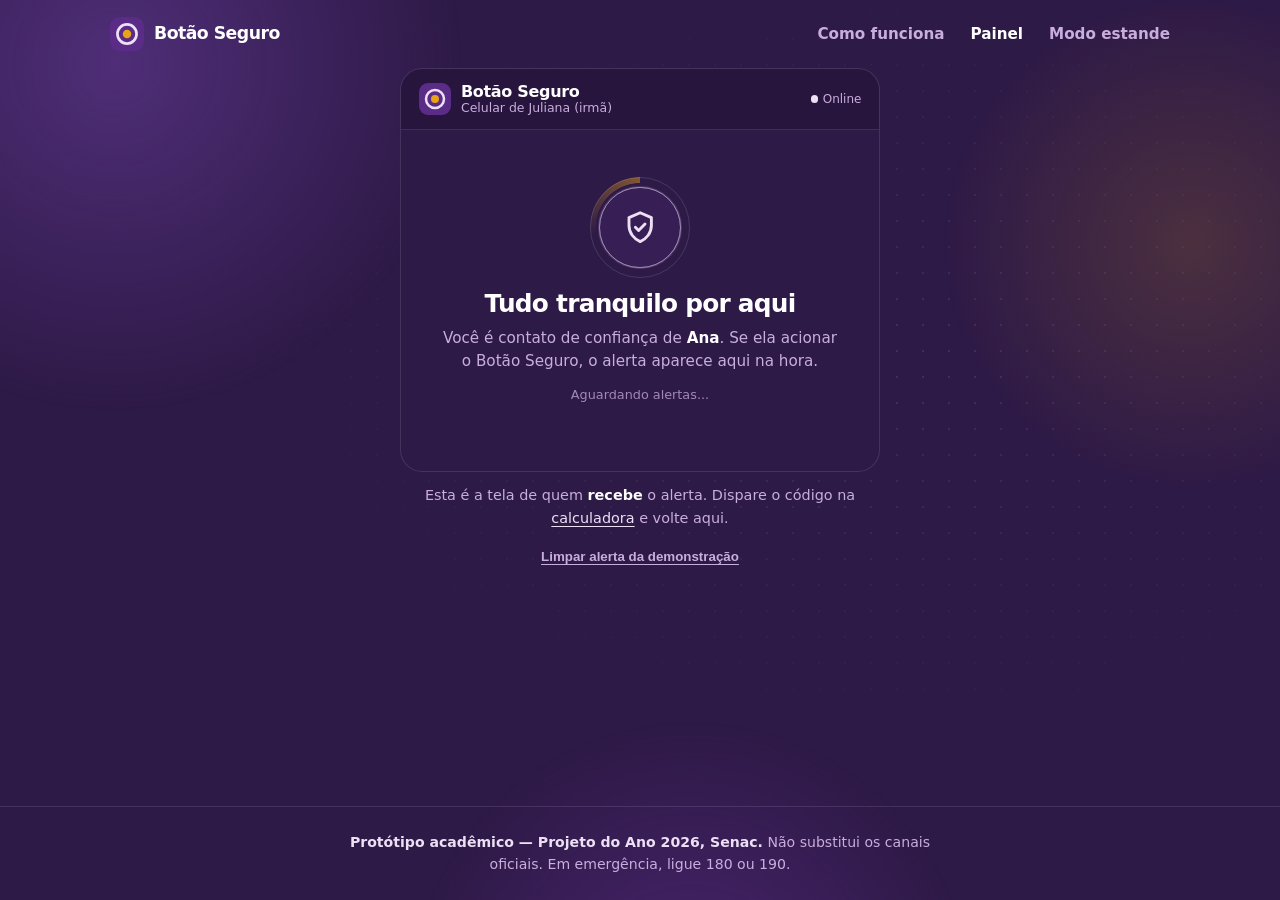
<file: painel.html>
<!doctype html>
<html lang="pt-BR">
<head>
  <meta charset="utf-8">
  <meta name="viewport" content="width=device-width, initial-scale=1, viewport-fit=cover">
  <title>Painel do contato — Botão Seguro</title>
  <meta name="description" content="Tela do contato de confiança: recebe o alerta silencioso com nome, horário e localização. Protótipo acadêmico.">
  <meta name="theme-color" content="#2E1A47">
  <link rel="icon" href="icones/marca.svg" type="image/svg+xml">
  <link rel="stylesheet" href="css/site.css">
  <link rel="stylesheet" href="css/efeitos.css">
</head>
<body>
  <div class="orbes orbes-fixas" aria-hidden="true"><span></span><span></span><span></span></div>
  <header class="topo">
    <a class="marca" href="index.html" aria-label="Botão Seguro, início">
      <svg viewBox="0 0 32 32" aria-hidden="true"><rect width="32" height="32" rx="9" fill="#5B2C87"/><circle cx="16" cy="16" r="9" fill="none" stroke="#EDE0F5" stroke-width="2.5"/><circle cx="16" cy="16" r="4" fill="#E8A317"/></svg>
      Botão Seguro
    </a>
    <nav class="nav" aria-label="Principal">
      <a href="como-funciona.html">Como funciona</a>
      <a href="painel.html" aria-current="page">Painel</a>
      <a href="estande.html">Modo estande</a>
    </nav>
  </header>

  <main class="pagina-painel">
    <h1 class="sr-only">Painel do contato de confiança</h1>
    <!-- O conteúdo é montado por js/painel.js -->
    <div id="painel"></div>

    <div class="rodape-painel">
      <p style="font-size:.9rem;margin-bottom:4px">Esta é a tela de quem <strong>recebe</strong> o alerta. Dispare o código na <a href="calculadora.html">calculadora</a> e volte aqui.</p>
      <button type="button" class="botao-texto" id="limpar">Limpar alerta da demonstração</button>
    </div>
  </main>

  <footer class="rodape">
    <p><strong>Protótipo acadêmico — Projeto do Ano 2026, Senac.</strong> Não substitui os canais oficiais. Em emergência, ligue 180 ou 190.</p>
  </footer>

  <script src="js/estado.js"></script>
  <script src="js/painel.js"></script>
  <script>
    // Monta o painel e liga o botão de limpar.
    var painel = PainelContato.montar(document.getElementById('painel'));
    document.getElementById('limpar').addEventListener('click', function () {
      BS.reiniciarDemo();
      painel.atualizar();
    });
  </script>
</body>
</html>
</file>
<file: css/site.css>
/*
 * site.css — identidade visual do Botão Seguro.
 * Vale para todas as telas, MENOS a calculadora (que usa calculadora.css).
 * Sem fontes externas: usamos as fontes do próprio sistema.
 */

/* ============ 1. Cores e medidas ============ */
:root {
  --fundo: #2E1A47;
  --roxo: #5B2C87;
  --roxo-claro: #6B3FA0;
  --ouro: #E8A317;        /* só para destaque */
  --lavanda: #EDE0F5;
  --texto: #C9AEDD;
  --branco: #FFFFFF;

  --superficie: rgba(107, 63, 160, 0.16);   /* fundo dos cartões */
  --borda: rgba(237, 224, 245, 0.12);
  --sombra: 0 24px 60px rgba(10, 4, 20, 0.45);

  --fonte: system-ui, -apple-system, "Segoe UI", Roboto, "Helvetica Neue", Arial, sans-serif;
  --raio: 22px;
  --vh: 100vh;
}
@supports (height: 100dvh) {
  :root { --vh: 100dvh; }
}

/* ============ 2. Base ============ */
* { box-sizing: border-box; }

html { -webkit-text-size-adjust: 100%; }

body {
  margin: 0;
  min-height: var(--vh);
  background: var(--fundo);
  color: var(--texto);
  font-family: var(--fonte);
  font-size: 17px;
  font-weight: 400;
  line-height: 1.6;
  -webkit-font-smoothing: antialiased;
  display: flex;
  flex-direction: column;
}

main { flex: 1; }

h1, h2, h3 {
  color: var(--branco);
  font-weight: 800;
  line-height: 1.04;
  margin: 0 0 0.45em;
  text-wrap: balance;
}
h1 { font-size: clamp(2.6rem, 10.5vw, 4.9rem); letter-spacing: -0.045em; }
h2 { font-size: clamp(2rem, 7vw, 3.1rem); letter-spacing: -0.04em; }
h3 { font-size: 1.3rem; letter-spacing: -0.02em; line-height: 1.2; }

p { margin: 0 0 1em; }

a { color: var(--lavanda); text-underline-offset: 3px; }

strong { color: var(--branco); font-weight: 600; }

.container {
  width: 100%;
  max-width: 1100px;
  margin: 0 auto;
  padding: 0 20px;
}

.secao { padding: clamp(56px, 10vw, 104px) 0; }

.olho {
  display: inline-block;
  color: var(--ouro);
  font-size: 0.8rem;
  font-weight: 800;
  letter-spacing: 0.14em;
  text-transform: uppercase;
  margin-bottom: 14px;
}

.lead {
  font-size: clamp(1.1rem, 3.6vw, 1.3rem);
  color: var(--lavanda);
  max-width: 38ch;
}

.sr-only {
  position: absolute; width: 1px; height: 1px; padding: 0; margin: -1px;
  overflow: hidden; clip: rect(0, 0, 0, 0); white-space: nowrap; border: 0;
}

:focus-visible {
  outline: 3px solid var(--ouro);
  outline-offset: 3px;
  border-radius: 6px;
}

/* ============ 3. Topo e navegação ============ */
.topo {
  display: flex;
  flex-wrap: wrap;
  align-items: center;
  justify-content: space-between;
  gap: 4px 12px;
  max-width: 1100px;
  width: 100%;
  margin: 0 auto;
  padding: 12px 20px;
}

.marca {
  display: inline-flex;
  align-items: center;
  gap: 10px;
  min-height: 44px;
  color: var(--branco);
  font-weight: 800;
  font-size: 1.08rem;
  letter-spacing: -0.03em;
  text-decoration: none;
}
.marca svg { width: 34px; height: 34px; flex: none; }

.nav {
  display: flex;
  flex-wrap: wrap;
  gap: 2px;
  margin-right: -12px;
}
.nav a {
  display: inline-flex;
  align-items: center;
  min-height: 44px;
  padding: 0 12px;
  border-radius: 999px;
  color: var(--texto);
  font-size: 0.95rem;
  font-weight: 600;
  text-decoration: none;
}
.nav a:hover { color: var(--branco); background: var(--superficie); }
.nav a[aria-current="page"] { color: var(--branco); }

/* ============ 4. Botões ============ */
.botao {
  display: inline-flex;
  align-items: center;
  justify-content: center;
  gap: 10px;
  min-height: 54px;
  padding: 0 26px;
  border: 2px solid transparent;
  border-radius: 999px;
  font: inherit;
  font-size: 1.05rem;
  font-weight: 800;
  letter-spacing: -0.01em;
  line-height: 1.15;
  text-align: center;
  text-decoration: none;
  cursor: pointer;
  transition: transform 0.15s, background-color 0.15s, border-color 0.15s;
  -webkit-tap-highlight-color: transparent;
}
.botao:active { transform: scale(0.97); }
.botao svg { width: 1.2em; height: 1.2em; flex: none; }

.botao-ouro { background: var(--ouro); color: var(--fundo); }
.botao-ouro:hover { background: #f2b230; }

.botao-roxo { background: var(--roxo-claro); color: var(--branco); }
.botao-roxo:hover { background: #7a4db2; }

.botao-contorno {
  background: transparent;
  color: var(--lavanda);
  border-color: rgba(237, 224, 245, 0.32);
}
.botao-contorno:hover { border-color: var(--lavanda); color: var(--branco); }

.botao-texto {
  background: none;
  border: 0;
  color: var(--texto);
  font-weight: 600;
  text-decoration: underline;
  text-underline-offset: 3px;
  min-height: 44px;
  padding: 0 4px;
}

.botoes {
  display: flex;
  flex-wrap: wrap;
  gap: 12px;
}
@media (max-width: 520px) {
  .botoes .botao { width: 100%; }
}

/* ============ 5. Cartões, avisos e listas ============ */
.cartao {
  background: var(--superficie);
  border: 1px solid var(--borda);
  border-radius: var(--raio);
  padding: clamp(22px, 5vw, 32px);
}

.aviso {
  display: flex;
  gap: 14px;
  align-items: flex-start;
  background: rgba(232, 163, 23, 0.08);
  border: 1px solid rgba(232, 163, 23, 0.35);
  border-radius: 18px;
  padding: 18px 20px;
  font-size: 0.96rem;
  color: var(--lavanda);
}
.aviso svg { width: 24px; height: 24px; flex: none; color: var(--ouro); margin-top: 2px; }
.aviso p:last-child { margin-bottom: 0; }

.grade {
  display: grid;
  gap: 16px;
}
@media (min-width: 760px) {
  .grade-3 { grid-template-columns: repeat(3, 1fr); }
  .grade-2 { grid-template-columns: repeat(2, 1fr); }
}

/* ============ 6. Página inicial ============ */
.hero {
  padding: clamp(28px, 7vw, 72px) 0 clamp(48px, 9vw, 96px);
}
.hero-grade {
  display: grid;
  gap: 40px;
  align-items: center;
}
@media (min-width: 900px) {
  .hero-grade { grid-template-columns: 1.25fr 0.75fr; gap: 56px; }
}
.hero h1 { max-width: 12ch; }
.hero .lead { margin-bottom: 28px; }
.hero .aviso { margin-top: 28px; max-width: 560px; }

.selo {
  display: inline-flex;
  align-items: center;
  gap: 8px;
  padding: 7px 14px;
  border-radius: 999px;
  background: var(--superficie);
  border: 1px solid var(--borda);
  color: var(--lavanda);
  font-size: 0.82rem;
  font-weight: 600;
  margin-bottom: 22px;
}
.selo::before {
  content: "";
  width: 8px; height: 8px; border-radius: 50%;
  background: var(--ouro);
}

.ilustracao { width: 100%; max-width: 360px; margin: 0 auto; display: block; }

.teste-passos {
  list-style: none;
  margin: 0;
  padding: 0;
  counter-reset: passo;
  display: grid;
  gap: 14px;
}
.teste-passos li {
  counter-increment: passo;
  display: grid;
  grid-template-columns: 44px 1fr;
  gap: 14px;
  align-items: start;
}
.teste-passos li::before {
  content: counter(passo);
  width: 44px; height: 44px;
  border-radius: 50%;
  display: grid; place-items: center;
  background: var(--roxo);
  color: var(--branco);
  font-weight: 800;
}
.teste-passos p { margin: 0; padding-top: 9px; }

.teclas {
  display: inline-flex;
  gap: 5px;
  vertical-align: middle;
}
.teclas kbd {
  font-family: var(--fonte);
  display: inline-grid;
  place-items: center;
  min-width: 1.9em;
  height: 1.9em;
  padding: 0 0.3em;
  border-radius: 0.5em;
  background: #333;
  color: #fff;
  font-weight: 600;
  font-size: 0.95em;
  box-shadow: 0 2px 0 #111;
}

.atalhos a {
  display: flex;
  align-items: center;
  justify-content: space-between;
  gap: 16px;
  min-height: 72px;
  color: inherit;
  text-decoration: none;
}
.atalhos a:hover h3 { text-decoration: underline; text-underline-offset: 4px; }
.atalhos h3 { margin-bottom: 4px; }
.atalhos p { margin: 0; font-size: 0.95rem; }
.atalhos .seta { font-size: 1.6rem; color: var(--ouro); flex: none; }

.equipe {
  font-size: 1.05rem;
  color: var(--lavanda);
}

/* ============ 7. Como funciona ============ */
.passo-num {
  display: block;
  font-size: 3.4rem;
  font-weight: 800;
  letter-spacing: -0.05em;
  line-height: 1;
  color: var(--ouro);
  margin-bottom: 18px;
}

.diferencial {
  background: var(--roxo);
  border-radius: calc(var(--raio) + 8px);
  padding: clamp(28px, 6vw, 56px);
  color: var(--lavanda);
}
.diferencial h2 { max-width: 16ch; }
.diferencial p { max-width: 62ch; font-size: 1.08rem; }

.dados { display: grid; gap: 16px; }
@media (min-width: 760px) { .dados { grid-template-columns: repeat(3, 1fr); } }
.dado-num {
  display: block;
  font-size: clamp(3.6rem, 14vw, 5.2rem);
  font-weight: 800;
  letter-spacing: -0.06em;
  line-height: 0.95;
  color: var(--branco);
  margin-bottom: 12px;
}
.dado-num small { font-size: 0.5em; color: var(--ouro); letter-spacing: -0.02em; }
.dado p { margin: 0; color: var(--lavanda); }
.fonte {
  margin-top: 20px;
  font-size: 0.88rem;
  color: var(--texto);
}

.limites { list-style: none; margin: 0; padding: 0; display: grid; gap: 12px; }
.limites li {
  display: grid;
  grid-template-columns: 28px 1fr;
  gap: 12px;
  padding: 18px 20px;
  border-radius: 16px;
  background: var(--superficie);
  border: 1px solid var(--borda);
}
.limites li::before {
  content: "!";
  width: 28px; height: 28px;
  border-radius: 50%;
  display: grid; place-items: center;
  border: 2px solid var(--ouro);
  color: var(--ouro);
  font-weight: 800;
  font-size: 0.9rem;
}

.canal {
  display: flex;
  align-items: center;
  gap: 18px;
}
.canal-num {
  font-size: 3rem;
  font-weight: 800;
  letter-spacing: -0.05em;
  line-height: 1;
  color: var(--ouro);
  flex: none;
}
.canal p { margin: 0; }

/* ============ 8. Rodapé ============ */
.rodape {
  border-top: 1px solid var(--borda);
  padding: 24px 20px calc(24px + env(safe-area-inset-bottom));
  text-align: center;
  font-size: 0.88rem;
  color: var(--texto);
}
.rodape p { margin: 0 auto; max-width: 70ch; }
.rodape strong { color: var(--lavanda); }

/* ============ 9. Formulário (configurações) ============ */
.form-pagina { padding: 8px 0 48px; }
.form-pagina h1 { font-size: clamp(2.3rem, 9vw, 3.4rem); margin-bottom: 0.25em; }

.campo { display: grid; gap: 6px; margin-bottom: 16px; }
.campo label { color: var(--branco); font-weight: 600; font-size: 0.98rem; }
.campo .ajuda { font-size: 0.86rem; color: var(--texto); }

.campo input {
  width: 100%;
  min-height: 52px;
  padding: 12px 16px;
  font: inherit;
  font-size: 1.05rem;   /* 16px+ evita zoom automático no iPhone */
  color: var(--branco);
  background: rgba(10, 4, 20, 0.35);
  border: 2px solid var(--borda);
  border-radius: 14px;
  outline: none;
  transition: border-color 0.15s;
}
.campo input::placeholder { color: rgba(201, 174, 221, 0.55); }
.campo input:focus { border-color: var(--roxo-claro); }
.campo input[aria-invalid="true"] { border-color: var(--ouro); }

.campo-codigo input {
  font-size: 1.6rem;
  font-weight: 800;
  letter-spacing: 0.3em;
  max-width: 260px;
}

.bloco-form { margin-bottom: 18px; }
.bloco-form > h2 { font-size: 1.35rem; letter-spacing: -0.02em; margin-bottom: 4px; }
.bloco-form > p { font-size: 0.94rem; }

.contato {
  border-top: 1px solid var(--borda);
  padding-top: 16px;
  margin-top: 16px;
}
.contato-titulo {
  font-size: 0.8rem;
  font-weight: 800;
  letter-spacing: 0.12em;
  text-transform: uppercase;
  color: var(--ouro);
  margin-bottom: 10px;
}
@media (min-width: 560px) {
  .contato-campos { display: grid; grid-template-columns: 1fr 1fr; gap: 0 12px; }
}

.mensagem {
  min-height: 1.6em;
  font-weight: 600;
  margin: 4px 0 16px;
}
.mensagem.ok { color: var(--lavanda); }
.mensagem.erro { color: var(--ouro); }

.acoes-form {
  display: grid;
  gap: 12px;
  position: sticky;
  bottom: 0;
  padding: 14px 0 calc(14px + env(safe-area-inset-bottom));
  background: linear-gradient(to top, var(--fundo) 75%, rgba(46, 26, 71, 0));
}
@media (min-width: 560px) {
  .acoes-form { grid-template-columns: 1fr 1fr; }
}

/* ============ 10. Painel do contato de confiança ============ */
/* Usa "em" para poder encolher dentro da moldura do modo estande. */
.painel {
  font-size: 16px;
  background: var(--fundo);
  color: var(--texto);
  display: flex;
  flex-direction: column;
  min-height: 100%;
  line-height: 1.5;
}

.painel-topo {
  display: flex;
  align-items: center;
  gap: 0.65em;
  padding: 0.85em 1.1em;
  border-bottom: 1px solid var(--borda);
  background: rgba(10, 4, 20, 0.2);
}
.painel-topo svg { width: 2em; height: 2em; flex: none; }
.painel-app {
  color: var(--branco);
  font-weight: 800;
  letter-spacing: -0.02em;
  line-height: 1.15;
}
.painel-app small {
  display: block;
  color: var(--texto);
  font-weight: 400;
  font-size: 0.78em;
  letter-spacing: 0;
}
.painel-status {
  margin-left: auto;
  display: inline-flex;
  align-items: center;
  gap: 0.4em;
  font-size: 0.75em;
  white-space: nowrap;
}
.painel-status::before {
  content: "";
  width: 0.6em; height: 0.6em;
  border-radius: 50%;
  background: var(--lavanda);
}
.painel-alerta .painel-status { color: var(--ouro); font-weight: 800; }
.painel-alerta .painel-status::before { background: var(--ouro); animation: piscar 1s infinite; }

.painel-corpo { padding: 1.1em; flex: 1; }

/* Estado de espera */
.espera {
  text-align: center;
  padding: 2.4em 0.6em 1em;
}
.espera-icone {
  width: 5.2em; height: 5.2em;
  margin: 0 auto 1.4em;
  border-radius: 50%;
  display: grid; place-items: center;
  background: var(--superficie);
  border: 1px solid var(--borda);
  position: relative;
}
.espera-icone::after {
  content: "";
  position: absolute; inset: -0.6em;
  border-radius: 50%;
  border: 1px solid rgba(237, 224, 245, 0.14);
  animation: respirar 3s ease-in-out infinite;
}
.espera-icone svg { width: 2.4em; height: 2.4em; color: var(--lavanda); }
.espera h2 { font-size: 1.55em; letter-spacing: -0.03em; margin-bottom: 0.4em; }
.espera p { font-size: 0.95em; max-width: 26em; margin: 0 auto 0.8em; }
.espera .miudo { font-size: 0.8em; opacity: 0.75; }

/* Estado de alerta */
.alerta { animation: entrar 0.5s ease-out; }

.alerta-faixa {
  display: inline-flex;
  align-items: center;
  gap: 0.5em;
  padding: 0.35em 0.8em;
  border-radius: 999px;
  background: rgba(232, 163, 23, 0.14);
  color: var(--ouro);
  font-size: 0.72em;
  font-weight: 800;
  letter-spacing: 0.12em;
  text-transform: uppercase;
  margin-bottom: 0.8em;
}
.alerta-faixa::before {
  content: "";
  width: 0.7em; height: 0.7em;
  border-radius: 50%;
  background: var(--ouro);
  animation: piscar 1s infinite;
}

.alerta-titulo {
  font-size: 1.75em;
  letter-spacing: -0.04em;
  line-height: 1.05;
  margin-bottom: 0.3em;
}
.alerta-hora { font-size: 0.9em; margin-bottom: 0.9em; }
.alerta-hora strong { font-variant-numeric: tabular-nums; }

.mapa {
  position: relative;
  border-radius: 1em;
  overflow: hidden;
  border: 1px solid var(--borda);
  background: #1E1030;
  margin-bottom: 0.9em;
}
.mapa svg { display: block; width: 100%; height: auto; }
.mapa-zoom {
  transform-origin: 168px 122px;
  transition: transform 0.6s cubic-bezier(0.2, 0.8, 0.2, 1);
}
.mapa.ampliado .mapa-zoom { transform: scale(1.9); }

.pulso {
  transform-box: fill-box;
  transform-origin: center;
  animation: pulsar 2s ease-out infinite;
}
.pulso-2 { animation-delay: 1s; }

.endereco {
  display: flex;
  gap: 0.7em;
  align-items: flex-start;
  margin-bottom: 1em;
}
.endereco svg { width: 1.4em; height: 1.4em; flex: none; color: var(--ouro); margin-top: 0.1em; }
.endereco strong { display: block; line-height: 1.3; }
.endereco span { font-size: 0.82em; }

.alerta-acoes {
  display: grid;
  grid-template-columns: 1fr 1fr;
  gap: 0.6em;
}
.alerta-acoes .botao {
  min-height: max(44px, 3.1em);
  padding: 0 0.6em;
  font-size: 1em;
  gap: 0.45em;
  white-space: nowrap;
}
/* Painel estreito (moldura do modo estande): esconde os ícones dos botões. */
.painel { container-type: inline-size; }
@container (max-width: 300px) {
  .alerta-acoes svg { display: none; }
}

.alerta-retorno {
  font-size: 0.82em;
  color: var(--lavanda);
  margin: 0.6em 0 0;
  min-height: 1.4em;
}

.alerta-dica {
  margin-top: 1em;
  padding: 0.8em 0.95em;
  border-radius: 0.8em;
  background: rgba(232, 163, 23, 0.08);
  border-left: 3px solid var(--ouro);
  font-size: 0.86em;
  color: var(--lavanda);
}
.alerta-outros, .alerta-simulado { font-size: 0.8em; margin: 0.9em 0 0; }
.alerta-simulado { opacity: 0.7; }

/* Página do painel (fora do modo estande) */
.pagina-painel {
  width: 100%;
  max-width: 480px;
  margin: 0 auto;
  padding: 0 0 24px;
}
/* Reserva a altura do painel antes do JS montá-lo: evita o rodapé "pular" (CLS). */
.pagina-painel #painel { min-height: 404px; }
.pagina-painel .painel {
  border-radius: var(--raio);
  overflow: hidden;
  border: 1px solid var(--borda);
  min-height: 0;
}
@media (max-width: 520px) {
  .pagina-painel .painel { border-radius: 0; border-left: 0; border-right: 0; }
}
.pagina-painel .rodape-painel {
  text-align: center;
  padding: 12px 20px 0;
}

/* ============ 11. Modo estande ============ */
.pagina-estande {
  min-height: var(--vh);
  overflow-x: hidden;
}

.estande-topo {
  display: flex;
  align-items: center;
  justify-content: space-between;
  gap: 16px;
  padding: 10px 28px;
}
.estande-topo .marca small {
  font-weight: 600;
  color: var(--texto);
  letter-spacing: 0;
  margin-left: 4px;
}
.estande-topo .botao { min-height: 44px; font-size: 0.95rem; padding: 0 18px; }

.palco {
  flex: 1;
  display: grid;
  grid-template-columns: auto minmax(240px, 1fr) auto;
  align-items: center;
  justify-items: center;
  gap: clamp(16px, 3vw, 56px);
  padding: 4px clamp(16px, 3vw, 40px);
}

.aparelho {
  display: flex;
  flex-direction: column;
  align-items: center;
  gap: 10px;
}
.aparelho-rotulo {
  font-size: 0.92rem;
  font-weight: 600;
  color: var(--texto);
  text-align: center;
  line-height: 1.3;
}
.aparelho-rotulo strong { display: block; font-size: 1.05rem; }

.celular {
  --h: clamp(460px, calc(var(--vh) - 296px), 780px);
  position: relative;
  height: var(--h);
  width: calc(var(--h) * 0.5);
  padding: calc(var(--h) * 0.014);
  border-radius: calc(var(--h) * 0.07);
  background: #120A1D;
  box-shadow: 0 0 0 2px #4A2F6B, var(--sombra);
}
.celular::before { /* câmera */
  content: "";
  position: absolute;
  top: calc(var(--h) * 0.024);
  left: 50%;
  width: calc(var(--h) * 0.1);
  height: calc(var(--h) * 0.022);
  transform: translateX(-50%);
  border-radius: 999px;
  background: #120A1D;
  z-index: 2;
}
.celular-tela {
  width: 100%;
  height: 100%;
  border-radius: calc(var(--h) * 0.056);
  overflow: hidden;
  background: #000;
  position: relative;
}
.celular-tela iframe {
  display: block;
  width: 100%;
  height: 100%;
  border: 0;
}
.celular-tela .painel {
  height: 100%;
  overflow-y: auto;
  font-size: clamp(12px, calc(var(--h) * 0.026), 16px);
  padding-top: calc(var(--h) * 0.04);
  scrollbar-width: none;
}
.celular-tela .painel::-webkit-scrollbar { display: none; }

/* Coluna do meio: instruções que mudam conforme a etapa */
.centro {
  text-align: center;
  max-width: 440px;
}
.centro h1 {
  font-size: clamp(2rem, 3.6vw, 3.4rem);
  margin-bottom: 0.35em;
}
.centro p { font-size: clamp(1rem, 1.4vw, 1.15rem); color: var(--lavanda); }
.centro .teclas { font-size: clamp(1.4rem, 2.6vw, 2.2rem); gap: 8px; margin: 6px 0 18px; }
.centro .teclas kbd { min-width: 1.8em; height: 1.8em; }

.fase { display: none; }
[data-etapa="1"] .fase-1,
[data-etapa="0"] .fase-1,
[data-etapa="2"] .fase-2,
[data-etapa="3"] .fase-2,
[data-etapa="4"] .fase-4 { display: block; animation: entrar 0.4s ease-out; }

/* Linha do tempo */
.linha-tempo {
  display: flex;
  align-items: center;
  gap: 24px;
  margin: 8px clamp(16px, 3vw, 40px) 0;
  padding: 14px 18px;
  background: var(--superficie);
  border: 1px solid var(--borda);
  border-radius: var(--raio);
}
.etapas {
  list-style: none;
  margin: 0;
  padding: 0;
  flex: 1;
  display: grid;
  grid-template-columns: repeat(4, 1fr);
  gap: 28px;
}
.etapa {
  position: relative;
  display: flex;
  align-items: center;
  gap: 12px;
  min-width: 0;
}
.etapa:not(:last-child)::after {
  content: "→";
  position: absolute;
  right: -22px;
  top: 50%;
  transform: translateY(-50%);
  color: rgba(201, 174, 221, 0.35);
  font-weight: 800;
}
.etapa.feita:not(:last-child)::after { color: var(--ouro); }
.etapa-num {
  width: 44px; height: 44px;
  flex: none;
  border-radius: 50%;
  display: grid; place-items: center;
  border: 2px solid rgba(201, 174, 221, 0.3);
  color: var(--texto);
  font-weight: 800;
  font-size: 1.05rem;
  transition: background 0.3s, border-color 0.3s, color 0.3s;
}
.etapa-nome {
  display: block;
  color: var(--texto);
  font-weight: 600;
  line-height: 1.2;
  font-size: 0.98rem;
}
.etapa-hora {
  display: block;
  font-size: 0.8rem;
  font-variant-numeric: tabular-nums;
  opacity: 0.7;
  min-height: 1.2em;
}
.etapa.feita .etapa-num {
  background: var(--ouro);
  border-color: var(--ouro);
  color: var(--fundo);
  animation: acender 0.45s ease-out;
}
.etapa.feita .etapa-nome { color: var(--branco); }

.botao-reiniciar {
  flex: none;
  min-height: 64px;
  padding: 0 28px;
  font-size: 1.1rem;
}

.rodape-estande {
  padding: 10px 20px calc(10px + env(safe-area-inset-bottom));
  border-top: 0;
  font-size: 0.8rem;
}
.rodape-estande p { max-width: none; }

/* Telas menores (tablet / celular): empilha tudo */
@media (max-width: 980px) {
  .palco { grid-template-columns: 1fr; padding-top: 16px; }
  .centro { order: -1; }
  .linha-tempo { flex-direction: column; align-items: stretch; }
  .etapas { grid-template-columns: 1fr 1fr; gap: 14px; }
  .etapa:not(:last-child)::after { display: none; }
  .celular { --h: min(720px, calc(var(--vh) - 140px), 180vw); }
}

/* ============ 12. Animações ============ */
@keyframes piscar { 50% { opacity: 0.25; } }
@keyframes respirar { 50% { transform: scale(1.08); opacity: 0.4; } }
@keyframes entrar { from { opacity: 0; transform: translateY(10px); } }
@keyframes pulsar {
  from { transform: scale(0.6); opacity: 0.9; }
  to   { transform: scale(3.2); opacity: 0; }
}
@keyframes viajar {
  50% { background: var(--ouro); transform: scale(1.25); }
}
@keyframes acender {
  0% { transform: scale(0.7); }
  60% { transform: scale(1.15); }
}

@media (prefers-reduced-motion: reduce) {
  *, *::before, *::after {
    animation-duration: 0.01ms !important;
    animation-iteration-count: 1 !important;
    animation-delay: 0ms !important;
    transition-duration: 0.01ms !important;
    transition-delay: 0ms !important;
  }
}

/* ============ 13. Transição suave entre páginas ============ */
/* Navegadores compatíveis (Chrome/Edge) fazem um "fade" ao trocar de página.
   A calculadora NÃO participa: sair dela ou entrar nela continua instantâneo. */
@view-transition { navigation: auto; }
::view-transition-old(root) { animation: 0.22s ease both vt-sair; }
::view-transition-new(root) { animation: 0.38s ease both vt-entrar; }
@keyframes vt-sair { to { opacity: 0; } }
@keyframes vt-entrar { from { opacity: 0; transform: translateY(12px); } }

/* ============ 14. Estande: brilho quando o alerta chega ============ */
.palco > .aparelho:last-child .celular { transition: box-shadow 0.6s; }
[data-etapa="4"] .palco > .aparelho:last-child .celular {
  box-shadow: 0 0 0 2px var(--ouro), 0 0 70px rgba(232, 163, 23, 0.3), var(--sombra);
  animation: onda-celular 1.6s ease-out 2;
}
@keyframes onda-celular {
  from { box-shadow: 0 0 0 2px var(--ouro), 0 0 0 0 rgba(232, 163, 23, 0.55), var(--sombra); }
  to   { box-shadow: 0 0 0 2px var(--ouro), 0 0 0 36px rgba(232, 163, 23, 0), var(--sombra); }
}

/* ============ 15. Painel: animações ============ */

/* Espera: radar girando + anéis saindo do escudo */
.espera { animation: entrar 0.5s ease-out; }
.espera-icone::before {
  content: "";
  position: absolute;
  inset: -0.6em;
  border-radius: 50%;
  background: conic-gradient(from 0deg, transparent 0deg 260deg, rgba(232, 163, 23, 0.45) 360deg);
  -webkit-mask: radial-gradient(circle, transparent 62%, #000 63%);
  mask: radial-gradient(circle, transparent 62%, #000 63%);
  animation: girar 3.2s linear infinite;
}
.anel {
  position: absolute;
  inset: 0;
  border-radius: 50%;
  border: 1px solid rgba(237, 224, 245, 0.35);
  animation: anel 3.2s ease-out infinite;
}
.anel + .anel { animation-delay: 1.6s; }
@keyframes girar { to { transform: rotate(360deg); } }
@keyframes anel {
  from { transform: scale(1); opacity: 0.6; }
  to { transform: scale(2.3); opacity: 0; }
}
.reticencias i { font-style: normal; animation: piscar 1.4s infinite; }
.reticencias i:nth-child(2) { animation-delay: 0.2s; }
.reticencias i:nth-child(3) { animation-delay: 0.4s; }

/* Chegada do alerta: clarão dourado */
.painel { position: relative; }
.painel-flash {
  position: absolute;
  inset: 0;
  z-index: 5;
  pointer-events: none;
  opacity: 0;
  background: radial-gradient(120% 60% at 50% 0%, rgba(232, 163, 23, 0.55), rgba(232, 163, 23, 0) 70%);
}
.painel.flash .painel-flash { animation: clarao 1.3s ease-out; }
@keyframes clarao {
  0% { opacity: 0; }
  15% { opacity: 1; }
  100% { opacity: 0; }
}
.painel-alerta .painel-topo {
  background: linear-gradient(90deg, rgba(232, 163, 23, 0.16), rgba(10, 4, 20, 0.2) 70%);
}

/* Itens do alerta entram em cascata */
.alerta { animation: none; }
.alerta > * { animation: entrar 0.55s cubic-bezier(0.2, 0.7, 0.2, 1) backwards; }
.alerta > :nth-child(1) { animation-delay: 0.05s; }
.alerta > :nth-child(2) { animation-delay: 0.12s; }
.alerta > :nth-child(3) { animation-delay: 0.19s; }
.alerta > :nth-child(4) { animation-delay: 0.26s; }
.alerta > :nth-child(5) { animation-delay: 0.36s; }
.alerta > :nth-child(6) { animation-delay: 0.44s; }
.alerta > :nth-child(7) { animation-delay: 0.5s; }
.alerta > :nth-child(8) { animation-delay: 0.56s; }
.alerta > :nth-child(9) { animation-delay: 0.62s; }
.alerta > :nth-child(10) { animation-delay: 0.68s; }

.alerta-faixa { animation-name: entrar, brilho-faixa; animation-duration: 0.55s, 2s; animation-iteration-count: 1, infinite; }
@keyframes brilho-faixa { 50% { box-shadow: 0 0 0 0.35em rgba(232, 163, 23, 0.12); } }

/* Mapa: rua se desenha, alfinete cai, área de precisão abre */
.rua-principal {
  stroke-dasharray: 300;
  stroke-dashoffset: 300;
  animation: desenhar 0.9s 0.35s ease-out forwards;
}
.rua-tracejada { opacity: 0; animation: aparecer 0.4s 1.1s forwards; }
.pin-cair {
  transform-box: fill-box;
  transform-origin: 50% 100%;
  animation: cair 0.75s 0.8s cubic-bezier(0.3, 1.5, 0.5, 1) backwards;
}
.precisao {
  transform-box: fill-box;
  transform-origin: center;
  animation: abrir 0.8s 1.1s cubic-bezier(0.2, 0.8, 0.2, 1) backwards;
}
@keyframes desenhar { to { stroke-dashoffset: 0; } }
@keyframes aparecer { to { opacity: 1; } }
@keyframes cair {
  from { transform: translateY(-70px); opacity: 0; }
  60% { opacity: 1; }
}
@keyframes abrir { from { transform: scale(0); opacity: 0; } }

/* ============ 16. Estande: animações ============ */

.orbes-fixas { position: fixed; inset: 0; z-index: -1; }

/* Celular da calculadora "chamando" o visitante enquanto ninguém digitou */
.palco > .aparelho:first-child .celular { transition: box-shadow 0.6s; }
[data-etapa="1"] .palco > .aparelho:first-child .celular {
  animation: convite 2.6s ease-in-out infinite;
}
@keyframes convite {
  0%, 100% { box-shadow: 0 0 0 2px #4A2F6B, 0 0 0 0 rgba(237, 224, 245, 0.35), var(--sombra); }
  60% { box-shadow: 0 0 0 2px #6B3FA0, 0 0 0 18px rgba(237, 224, 245, 0), var(--sombra); }
}

/* Luz atrás do título do meio quando dá certo */
.centro { position: relative; }
.centro::before {
  content: "";
  position: absolute;
  inset: -30% -20%;
  z-index: -1;
  background: radial-gradient(closest-side, rgba(232, 163, 23, 0.22), transparent);
  opacity: 0;
  transform: scale(0.6);
  transition: opacity 0.8s, transform 1s cubic-bezier(0.2, 0.8, 0.2, 1);
}
[data-etapa="4"] .centro::before { opacity: 1; transform: none; }

/* Feixe: um "cometa" viaja da calculadora até o contato */
.feixe {
  position: relative;
  width: 100%;
  max-width: 380px;
  height: 4px;
  margin: 28px auto 0;
  border-radius: 999px;
  background: rgba(201, 174, 221, 0.16);
  clip-path: inset(-12px 0 -12px 0 round 999px);
}
.feixe::before {
  content: "";
  position: absolute;
  inset: 0;
  border-radius: inherit;
  background: linear-gradient(90deg, var(--roxo-claro), var(--ouro));
  transform: scaleX(0);
  transform-origin: left;
  transition: transform 0.9s cubic-bezier(0.2, 0.7, 0.2, 1);
}
[data-etapa="4"] .feixe::before { transform: none; }
.feixe-cometa {
  position: absolute;
  top: -7px;
  left: 0;
  width: 110px;
  height: 18px;
  border-radius: 50%;
  background: radial-gradient(ellipse at 85% 50%, rgba(255, 220, 140, 1), rgba(232, 163, 23, 0.6) 25%, rgba(232, 163, 23, 0) 70%);
  opacity: 0;
}
[data-etapa="2"] .feixe-cometa,
[data-etapa="3"] .feixe-cometa {
  opacity: 1;
  animation: cometa 0.85s linear infinite;
}
@keyframes cometa {
  from { transform: translateX(-110px); }
  to { transform: translateX(380px); }
}

/* Linha do tempo: barra de progresso + próxima etapa piscando + onda ao acender */
.linha-tempo { position: relative; overflow: hidden; }
.linha-tempo::after {
  content: "";
  position: absolute;
  left: 0; bottom: 0;
  width: 100%;
  height: 3px;
  background: linear-gradient(90deg, var(--roxo-claro), var(--ouro));
  transform: scaleX(var(--progresso, 0));
  transform-origin: left;
  transition: transform 0.8s cubic-bezier(0.2, 0.7, 0.2, 1);
}
.etapa-num { position: relative; }
.etapa.proxima .etapa-num {
  border-color: var(--lavanda);
  color: var(--branco);
  animation: chamar 1.6s ease-in-out infinite;
}
@keyframes chamar {
  0%, 100% { box-shadow: 0 0 0 0 rgba(237, 224, 245, 0.4); }
  60% { box-shadow: 0 0 0 10px rgba(237, 224, 245, 0); }
}
.etapa.feita .etapa-num::after {
  content: "";
  position: absolute;
  inset: -2px;
  border-radius: 50%;
  border: 2px solid var(--ouro);
  animation: onda-etapa 0.9s ease-out forwards;
}
@keyframes onda-etapa {
  from { transform: scale(1); opacity: 1; }
  to { transform: scale(2); opacity: 0; }
}

/* Reiniciar: celulares "piscam" e o ícone gira */
.reiniciando .celular { animation: reiniciar 0.55s ease; }
@keyframes reiniciar {
  40% { transform: scale(0.97); filter: brightness(1.35); }
}
.botao-reiniciar svg { transition: transform 0.6s cubic-bezier(0.3, 1.4, 0.5, 1); }
.reiniciando .botao-reiniciar svg { transform: rotate(-360deg); }
</file>
<file: css/efeitos.css>
/*
 * efeitos.css — animações, efeitos e "scroll trigger" das páginas informativas
 * (início e como funciona). Sem bibliotecas: tudo em CSS + js/efeitos.js.
 *
 * Os estados "escondidos" só valem quando o <html> tem a classe .js
 * (colocada por um script no <head>). Sem JavaScript, tudo aparece normal.
 * Quem pede "reduzir movimento" no sistema vê tudo parado (final do arquivo).
 */

/* Elementos que entram "de lado" não podem criar rolagem horizontal.
   (clip, e não hidden, para não quebrar o position: sticky) */
html, body { overflow-x: clip; }

/* ============ 1. Topo fixo com vidro fosco ============ */
.topo-barra {
  position: relative;
  z-index: 50;
  transition: background-color 0.3s, box-shadow 0.3s;
}
@media (min-width: 760px) {
  .topo-barra { position: sticky; top: 0; }
  .topo-barra.rolou {
    background: rgba(46, 26, 71, 0.78);
    -webkit-backdrop-filter: blur(14px) saturate(140%);
    backdrop-filter: blur(14px) saturate(140%);
    box-shadow: 0 1px 0 var(--borda), 0 10px 30px rgba(10, 4, 20, 0.25);
  }
}

/* ============ 2. Barra de progresso da rolagem ============ */
.progresso-rolagem {
  position: fixed;
  top: 0; left: 0; right: 0;
  height: 3px;
  z-index: 60;
  background: linear-gradient(90deg, var(--roxo-claro), var(--ouro));
  transform-origin: 0 50%;
  transform: scaleX(0);
  pointer-events: none;
}

/* ============ 3. Fundo com luzes flutuantes ============ */
.hero { position: relative; isolation: isolate; }

.orbes {
  position: absolute;
  inset: 0;
  z-index: -1;
  overflow: hidden;
  pointer-events: none;
}
.orbes span {
  position: absolute;
  border-radius: 50%;
  will-change: transform;
}
.orbes span:nth-child(1) {
  width: 62vmax; height: 62vmax;
  left: -22vmax; top: -26vmax;
  background: radial-gradient(circle, rgba(107, 63, 160, 0.55), transparent 62%);
  animation: flutuar-1 22s ease-in-out infinite alternate;
}
.orbes span:nth-child(2) {
  width: 46vmax; height: 46vmax;
  right: -16vmax; top: -4vmax;
  background: radial-gradient(circle, rgba(232, 163, 23, 0.16), transparent 60%);
  animation: flutuar-2 26s ease-in-out infinite alternate;
}
.orbes span:nth-child(3) {
  width: 52vmax; height: 52vmax;
  left: 28%; bottom: -34vmax;
  background: radial-gradient(circle, rgba(91, 44, 135, 0.6), transparent 60%);
  animation: flutuar-3 30s ease-in-out infinite alternate;
}
/* grade de pontinhos que some nas bordas */
.orbes::after {
  content: "";
  position: absolute;
  inset: 0;
  background-image: radial-gradient(rgba(237, 224, 245, 0.11) 1px, transparent 1.3px);
  background-size: 26px 26px;
  -webkit-mask-image: radial-gradient(ellipse 70% 60% at 70% 40%, #000, transparent 75%);
  mask-image: radial-gradient(ellipse 70% 60% at 70% 40%, #000, transparent 75%);
}

@keyframes flutuar-1 { to { transform: translate(9vmax, 7vmax) scale(1.12); } }
@keyframes flutuar-2 { to { transform: translate(-8vmax, 10vmax) scale(0.9); } }
@keyframes flutuar-3 { to { transform: translate(-10vmax, -6vmax) scale(1.08); } }

/* ============ 4. Título que entra palavra por palavra ============ */
.js [data-palavras] .palavra {
  display: inline-block;
  opacity: 0;
  transform: translateY(0.5em);
  filter: blur(8px);
}
.js [data-palavras].animar .palavra {
  animation: palavra-entra 0.9s cubic-bezier(0.2, 0.75, 0.25, 1) forwards;
  animation-delay: calc(var(--i) * 75ms + 80ms);
}
@keyframes palavra-entra { to { opacity: 1; transform: none; filter: none; } }

.destaque { color: var(--ouro); }

/* ============ 5. Elementos que surgem ao rolar ============ */
.js [data-revelar] {
  opacity: 0;
  transition:
    opacity 0.8s cubic-bezier(0.2, 0.7, 0.2, 1) var(--atraso, 0ms),
    transform 0.9s cubic-bezier(0.2, 0.7, 0.2, 1) var(--atraso, 0ms),
    filter 0.8s ease var(--atraso, 0ms),
    translate 0.3s ease,
    border-color 0.3s ease;
}
.js [data-revelar="subir"]    { transform: translateY(40px); }
.js [data-revelar="esquerda"] { transform: translateX(-44px); }
.js [data-revelar="direita"]  { transform: translateX(44px); }
.js [data-revelar="escala"]   { transform: scale(0.92); filter: blur(6px); }
.js [data-revelar].visivel    { opacity: 1; transform: none; filter: none; }

/* ============ 6. Cartões com "holofote" que segue o mouse ============ */
.cartao {
  position: relative;
  isolation: isolate;
  transition: translate 0.3s ease, border-color 0.3s ease;
}
.cartao::before {
  content: "";
  position: absolute;
  inset: 0;
  z-index: -1;
  border-radius: inherit;
  pointer-events: none;
  opacity: 0;
  transition: opacity 0.35s;
  background: radial-gradient(380px circle at var(--mx, 50%) var(--my, 0%), rgba(232, 163, 23, 0.13), transparent 45%);
}
@media (hover: hover) {
  .cartao:hover::before { opacity: 1; }
  .cartao:hover { border-color: rgba(237, 224, 245, 0.26); }
  a.cartao:hover { translate: 0 -4px; }
}

/* ============ 7. Botão dourado com brilho passando ============ */
.botao-ouro {
  position: relative;
  overflow: hidden;
  isolation: isolate;
  box-shadow: 0 12px 32px -12px rgba(232, 163, 23, 0.6);
}
.botao-ouro::after {
  content: "";
  position: absolute;
  inset: 0;
  z-index: -1;
  background: linear-gradient(105deg, transparent 35%, rgba(255, 255, 255, 0.55) 50%, transparent 65%);
  transform: translateX(-130%);
}
.botao-ouro:hover::after { animation: brilhar 0.9s ease; }
.brilho-auto::after { animation: brilhar-loop 5s 1.8s ease-in-out infinite; }
@keyframes brilhar { to { transform: translateX(130%); } }
@keyframes brilhar-loop {
  0% { transform: translateX(-130%); }
  22%, 100% { transform: translateX(130%); }
}

/* ============ 8. Faixa rolando ============ */
.faixa-moldura {
  overflow: hidden;
  padding: 36px 0;
  margin: -12px 0;
}
.faixa {
  width: 106%;
  margin-left: -3%;
  transform: rotate(-2deg);
  background: var(--roxo);
  border-block: 1px solid rgba(237, 224, 245, 0.16);
  box-shadow: var(--sombra);
  padding: 16px 0;
  overflow: hidden;
}
.faixa-trilho {
  display: flex;
  width: max-content;
  animation: deslizar 34s linear infinite;
}
.faixa-trilho span {
  display: inline-flex;
  align-items: center;
  gap: 28px;
  padding-right: 28px;
  font-size: clamp(1.3rem, 4vw, 2rem);
  font-weight: 800;
  letter-spacing: -0.03em;
  color: var(--branco);
  white-space: nowrap;
}
.faixa-trilho span::after {
  content: "";
  width: 0.42em; height: 0.42em;
  border-radius: 50%;
  background: var(--ouro);
}
@keyframes deslizar { to { transform: translateX(-50%); } }

/* ============ 9. Teclas que "se apertam" sozinhas ============ */
.teclas-vivas kbd { animation: tecla-viva 3.4s infinite; }
.teclas-vivas kbd:nth-child(2) { animation-delay: 0.35s; }
.teclas-vivas kbd:nth-child(3) { animation-delay: 0.7s; }
.teclas-vivas kbd:nth-child(4) { animation-delay: 1.05s; }
@keyframes tecla-viva {
  0%, 22%, 100% { background: #333; color: #fff; transform: none; }
  7% { background: var(--ouro); color: var(--fundo); transform: translateY(2px); box-shadow: 0 0 0 #111; }
}

/* Passos numerados que "estalam" ao aparecer */
.js .teste-passos li.visivel::before { animation: estalar 0.55s cubic-bezier(0.3, 1.6, 0.5, 1) var(--atraso, 0ms) backwards; }
@keyframes estalar { from { transform: scale(0); } }

/* ============ 10. Ilustração do início (animada por efeitos.js) ============ */
.ilustracao-moldura { width: 100%; max-width: 360px; margin: 0 auto; }
.ilustracao { animation: flutuar-ilustra 7s ease-in-out infinite; overflow: visible; }
@keyframes flutuar-ilustra { 50% { transform: translateY(-10px); } }

.ilustracao .k { transition: fill 0.3s; }
.ilustracao .k.aperta { fill: #E8A317; transition: none; }

.hero-ondas path { opacity: 0.14; }
.enviando .hero-ondas path { animation: onda 1.3s ease-out infinite; }
.enviando .hero-ondas .onda-2 { animation-delay: 0.2s; }
.enviando .hero-ondas .onda-3 { animation-delay: 0.4s; }
@keyframes onda {
  0% { opacity: 0.1; }
  30% { opacity: 1; }
  100% { opacity: 0.1; }
}

.hero-pin { transform-box: fill-box; transform-origin: 50% 100%; }
.enviado .hero-pin { animation: quicar 0.8s cubic-bezier(0.3, 1.6, 0.5, 1); }
@keyframes quicar {
  0% { transform: translateY(0) scale(1); }
  35% { transform: translateY(-14px) scale(1.08); }
  100% { transform: none; }
}
.hero-halo {
  transform-box: fill-box;
  transform-origin: center;
  opacity: 0;
}
.enviado .hero-halo { animation: halo 1.6s ease-out infinite; }
@keyframes halo {
  from { opacity: 0.8; transform: scale(1); }
  to { opacity: 0; transform: scale(1.6); }
}

.hero-chip {
  opacity: 0;
  transform: translateY(10px);
  transition: opacity 0.4s, transform 0.5s cubic-bezier(0.3, 1.5, 0.5, 1);
}
.enviado .hero-chip { opacity: 1; transform: none; }

/* ============ 11. História com celular fixo (scroll trigger) ============ */
.historia {
  display: grid;
  gap: 0 56px;
  align-items: start;
}
.historia-palco {
  position: sticky;
  z-index: 3;
  display: grid;
  place-items: center;
}
.palco-interno { position: relative; }

/* celular de mentirinha */
.mock {
  --k: 38px;   /* tamanho da tecla */
  --g: 8px;    /* espaço entre teclas */
  position: relative;
  z-index: 2;
  padding: 10px;
  border-radius: 38px;
  background: #120A1D;
  box-shadow: 0 0 0 2px #4A2F6B, var(--sombra);
  transition: box-shadow 0.6s;
}
.mock::before { /* câmera */
  content: "";
  position: absolute;
  top: 20px; left: 50%;
  width: 54px; height: 14px;
  transform: translateX(-50%);
  border-radius: 999px;
  background: #120A1D;
  z-index: 1;
}
.mock-tela {
  background: #000;
  border-radius: 30px;
  padding: 56px 12px 16px;
}
.mock-visor {
  color: #fff;
  font-weight: 300;
  font-size: calc(var(--k) * 1.15);
  line-height: 1;
  text-align: right;
  padding: 0 6px 12px;
  font-variant-numeric: tabular-nums;
  min-height: 1.15em;
}
.mock-teclas {
  display: grid;
  grid-template-columns: repeat(4, var(--k));
  grid-auto-rows: var(--k);
  gap: var(--g);
}
.mock-teclas span {
  display: grid;
  place-items: center;
  border-radius: 50%;
  background: #333;
  color: #fff;
  font-size: calc(var(--k) * 0.4);
  transition: background-color 0.3s, color 0.3s, transform 0.2s;
}
.mock-teclas .f { background: #a5a5a5; color: #000; }
.mock-teclas .o { background: #636366; }
.mock-teclas .z { grid-column: span 2; border-radius: 999px; justify-items: start; padding-left: calc(var(--k) * 0.38); }
.mock-teclas .aperta {
  background: var(--ouro) !important;
  color: var(--fundo) !important;
  transform: scale(0.88);
  transition: none;
}

/* etiquetas em volta do celular */
.mock-chips { position: absolute; inset: 0; pointer-events: none; z-index: 3; }
.chip {
  position: absolute;
  display: inline-flex;
  align-items: center;
  gap: 8px;
  white-space: nowrap;
  padding: 8px 14px;
  border-radius: 999px;
  background: rgba(46, 26, 71, 0.9);
  border: 1px solid var(--borda);
  color: var(--lavanda);
  font-size: 0.86rem;
  font-weight: 600;
  box-shadow: 0 14px 34px rgba(10, 4, 20, 0.45);
  opacity: 0;
  transform: translateY(12px) scale(0.9);
  transition: opacity 0.35s, transform 0.5s cubic-bezier(0.3, 1.4, 0.5, 1);
}
.chip::before {
  content: "";
  width: 8px; height: 8px;
  border-radius: 50%;
  background: var(--ouro);
}
.chip:nth-child(1) { left: -96px; top: 16%; }
.chip:nth-child(2) { right: -104px; top: 42%; }
.chip:nth-child(3) { left: -78px; top: 70%; }
[data-ativo="1"] .chips-1 .chip,
[data-ativo="2"] .chips-2 .chip {
  opacity: 1;
  transform: none;
}
[data-ativo="1"] .chips-1 .chip:nth-child(2),
[data-ativo="2"] .chips-2 .chip:nth-child(2) { transition-delay: 0.12s; }
[data-ativo="1"] .chips-1 .chip:nth-child(3),
[data-ativo="2"] .chips-2 .chip:nth-child(3) { transition-delay: 0.24s; }

/* ondas e notificação (passo 3) */
.mock-ondas {
  position: absolute;
  left: 100%;
  top: 30%;
  width: 64px;
  height: 110px;
  margin-left: 4px;
  overflow: visible;
  opacity: 0;
  transition: opacity 0.3s;
}
[data-ativo="3"] .mock-ondas { opacity: 1; }
[data-ativo="3"] .mock-ondas path { animation: onda 1.4s ease-out infinite; }
[data-ativo="3"] .mock-ondas path:nth-child(2) { animation-delay: 0.2s; }
[data-ativo="3"] .mock-ondas path:nth-child(3) { animation-delay: 0.4s; }
[data-ativo="3"] .mock { box-shadow: 0 0 0 2px #4A2F6B, 0 0 60px rgba(232, 163, 23, 0.25), var(--sombra); }

.mock-notif {
  position: absolute;
  left: 64%;
  bottom: 12%;
  z-index: 4;
  width: 232px;
  padding: 14px 16px;
  border-radius: 18px;
  background: var(--fundo);
  border: 1px solid rgba(232, 163, 23, 0.45);
  box-shadow: 0 20px 50px rgba(10, 4, 20, 0.6), 0 0 0 6px rgba(232, 163, 23, 0.08);
  opacity: 0;
  transform: translate(30px, 12px) scale(0.92);
  transition: opacity 0.45s, transform 0.6s cubic-bezier(0.3, 1.3, 0.5, 1);
  line-height: 1.35;
}
[data-ativo="3"] .mock-notif {
  opacity: 1;
  transform: none;
  transition-delay: 0.35s;
}
.mock-notif small {
  display: inline-flex;
  align-items: center;
  gap: 6px;
  color: var(--ouro);
  font-size: 0.68rem;
  font-weight: 800;
  letter-spacing: 0.12em;
  text-transform: uppercase;
}
.mock-notif small::before {
  content: "";
  width: 7px; height: 7px;
  border-radius: 50%;
  background: var(--ouro);
  animation: piscar 1s infinite;
}
.mock-notif strong { display: block; font-size: 1.02rem; margin: 4px 0 2px; }
.mock-notif span { font-size: 0.82rem; color: var(--texto); }

/* textos dos passos */
.historia-passo {
  display: flex;
  flex-direction: column;
  justify-content: center;
  transition: opacity 0.5s ease;
}
.js .historia-passo { opacity: 0.58; } /* 0.58 mantém contraste acessível (≥ 4,5:1) */
.js .historia-passo.ativo { opacity: 1; }
.historia-passo h2 {
  font-size: clamp(2rem, 4.4vw, 3rem);
  letter-spacing: -0.045em;
  line-height: 1.02;
  margin-bottom: 0.35em;
}
.historia-passo p { font-size: clamp(1.05rem, 2.2vw, 1.2rem); color: var(--lavanda); max-width: 34ch; }
.historia-passo .passo-num { margin-bottom: 10px; font-size: 1.1rem; letter-spacing: 0.1em; }

@media (min-width: 900px) {
  .historia { grid-template-columns: 1fr 1fr; }
  .historia-palco { top: calc(50vh - 190px); }
  .historia-passo { min-height: 78vh; }
  .historia-passos { padding-bottom: 12vh; }
}
@media (max-width: 899px) {
  .historia-palco {
    top: 0;
    padding: 14px 0 26px;
    background: linear-gradient(var(--fundo) 82%, rgba(46, 26, 71, 0));
  }
  .mock { --k: 27px; --g: 6px; border-radius: 30px; padding: 8px; }
  .mock::before { top: 15px; width: 40px; height: 10px; }
  .mock-tela { border-radius: 23px; padding: 38px 9px 11px; }
  .mock-chips, .mock-ondas { display: none; }
  .mock-notif { left: 34%; bottom: 6%; width: 196px; padding: 11px 13px; }
  .mock-notif strong { font-size: 0.92rem; }
  .historia-passo { min-height: 72vh; padding-top: 6vh; }
  .historia-passos { padding-bottom: 8vh; }
}

/* ============ 12. Frase que "acende" com a rolagem ============ */
.diferencial .frase-rolagem {
  font-size: clamp(1.6rem, 4.6vw, 3rem);
  font-weight: 800;
  letter-spacing: -0.035em;
  line-height: 1.12;
  color: var(--branco);
  max-width: 24ch;
  margin: 0 0 0.9em;
}
.js .frase-rolagem .palavra {
  color: rgba(237, 224, 245, 0.22);
  transition: color 0.35s ease;
}
.js .frase-rolagem .palavra.acesa { color: var(--branco); }
.js .frase-rolagem .ouro .palavra.acesa { color: var(--ouro); }

/* ============ 13. Dados: contador + barra ============ */
.dado-barra {
  height: 8px;
  border-radius: 999px;
  background: rgba(237, 224, 245, 0.1);
  overflow: hidden;
  margin: 2px 0 16px;
}
.dado-barra span {
  display: block;
  height: 100%;
  width: calc(var(--valor) * 1%);
  border-radius: inherit;
  background: linear-gradient(90deg, var(--roxo-claro), var(--ouro));
  transform-origin: left;
}
.js .dado-barra span {
  transform: scaleX(0);
  transition: transform 1.6s cubic-bezier(0.2, 0.7, 0.2, 1) 0.25s;
}
.js .visivel .dado-barra span { transform: none; }
.dado-num span { font-variant-numeric: tabular-nums; }

/* ============ 14. Detalhes finais ============ */
.js .limites li.visivel::before { animation: estalar 0.5s cubic-bezier(0.3, 1.6, 0.5, 1) calc(var(--atraso, 0ms) + 0.25s) backwards; }

.canal-num { animation: brilho-num 3.2s ease-in-out infinite; }
@keyframes brilho-num { 50% { text-shadow: 0 0 30px rgba(232, 163, 23, 0.6); } }

.passo-num {
  background: linear-gradient(120deg, var(--ouro), #f6d27a 50%, var(--ouro));
  background-size: 200% 100%;
  -webkit-background-clip: text;
  background-clip: text;
  color: transparent;
  animation: ouro-correndo 4s linear infinite;
}
@keyframes ouro-correndo { to { background-position: -200% 0; } }

/* ============ 15. Menos movimento ============ */
@media (prefers-reduced-motion: reduce) {
  .js [data-revelar],
  .js [data-palavras] .palavra {
    opacity: 1 !important;
    transform: none !important;
    filter: none !important;
  }
  .js .dado-barra span { transform: none; }
  .js .frase-rolagem .palavra { color: var(--branco); }
  .faixa-trilho { animation: none; }
  .orbes span, .ilustracao { animation: none; }
}
</file>
<file: css/calculadora.css>
/*
 * calculadora.css — o disfarce.
 * Só preto e cinza, como a calculadora que já vem no celular.
 * NADA de roxo, logo ou marca do projeto aqui.
 */

:root {
  --pad: min(14px, 4vw);     /* margem da tela */
  --gap: min(12px, 3.2vw);   /* espaço entre as teclas */
  --vh: 100vh;
}
/* Em celulares, 100dvh desconta a barra do navegador. */
@supports (height: 100dvh) {
  :root { --vh: 100dvh; }
}

* {
  box-sizing: border-box;
  -webkit-tap-highlight-color: transparent;
}

html, body {
  margin: 0;
  height: 100%;
  background: #000;
  overflow: hidden;
  overscroll-behavior: none;   /* sem "puxar para atualizar" */
}

body {
  font-family: -apple-system, system-ui, "Segoe UI", Roboto, "Helvetica Neue", Arial, sans-serif;
  color: #fff;
  -webkit-user-select: none;
  user-select: none;
  -webkit-touch-callout: none; /* sem menu de "copiar" no toque longo */
  touch-action: manipulation;  /* sem zoom no toque duplo */
}

.calc {
  /* Tamanho de cada tecla: cabe na largura E na altura da tela, até 84px. */
  --tam: min(
    calc((100vw - 2 * var(--pad) - 3 * var(--gap)) / 4),
    calc((var(--vh) - 2 * var(--pad) - 4 * var(--gap) - 120px) / 5),
    84px
  );
  height: var(--vh);
  display: flex;
  flex-direction: column;
  justify-content: flex-end;
  align-items: center;
  padding: var(--pad);
  padding-top: max(var(--pad), env(safe-area-inset-top));
  padding-bottom: max(var(--pad), env(safe-area-inset-bottom));
}

/* ---------- visor ---------- */

.visor {
  width: calc(4 * var(--tam) + 3 * var(--gap));
  flex: 1 1 auto;
  min-height: 120px;
  display: flex;
  align-items: flex-end;
  justify-content: flex-end;
  padding: 0 calc(var(--tam) * 0.14) calc(var(--gap) * 0.8);
  overflow: hidden;
  touch-action: none; /* o toque longo não pode virar rolagem */
}

#visor-texto {
  font-size: calc(var(--tam) * 1.15);
  font-weight: 300;
  line-height: 1;
  white-space: nowrap;
  letter-spacing: -0.02em;
  font-variant-numeric: tabular-nums;
}

/* ---------- teclado ---------- */

.teclado {
  display: grid;
  grid-template-columns: repeat(4, var(--tam));
  grid-auto-rows: var(--tam);
  gap: var(--gap);
}

.t {
  border: 0;
  border-radius: 50%;
  padding: 0;
  font: inherit;
  font-size: calc(var(--tam) * 0.42);
  color: #fff;
  background: #333333;
  display: flex;
  align-items: center;
  justify-content: center;
  cursor: pointer;
  transition: background-color 0.3s;
  touch-action: manipulation;
}

.t:active,
.t.pressionada {
  background: #737373;
  transition: none;
}

.t-funcao {
  background: #a5a5a5;
  color: #000;
  font-size: calc(var(--tam) * 0.36);
  font-weight: 500;
}
.t-funcao:active,
.t-funcao.pressionada { background: #d9d9d9; }

.t-op {
  background: #636366;
  font-size: calc(var(--tam) * 0.5);
}
.t-op:active,
.t-op.pressionada { background: #8e8e93; }

/* Operador escolhido fica "aceso", como em qualquer calculadora. */
.t-op.ativo {
  background: #f2f2f2;
  color: #636366;
}

.t-zero {
  grid-column: span 2;
  border-radius: calc(var(--tam) / 2);
  justify-content: flex-start;
  padding-left: calc(var(--tam) * 0.38);
}

.t:focus-visible {
  outline: 2px solid #fff;
  outline-offset: 2px;
}
</file>
